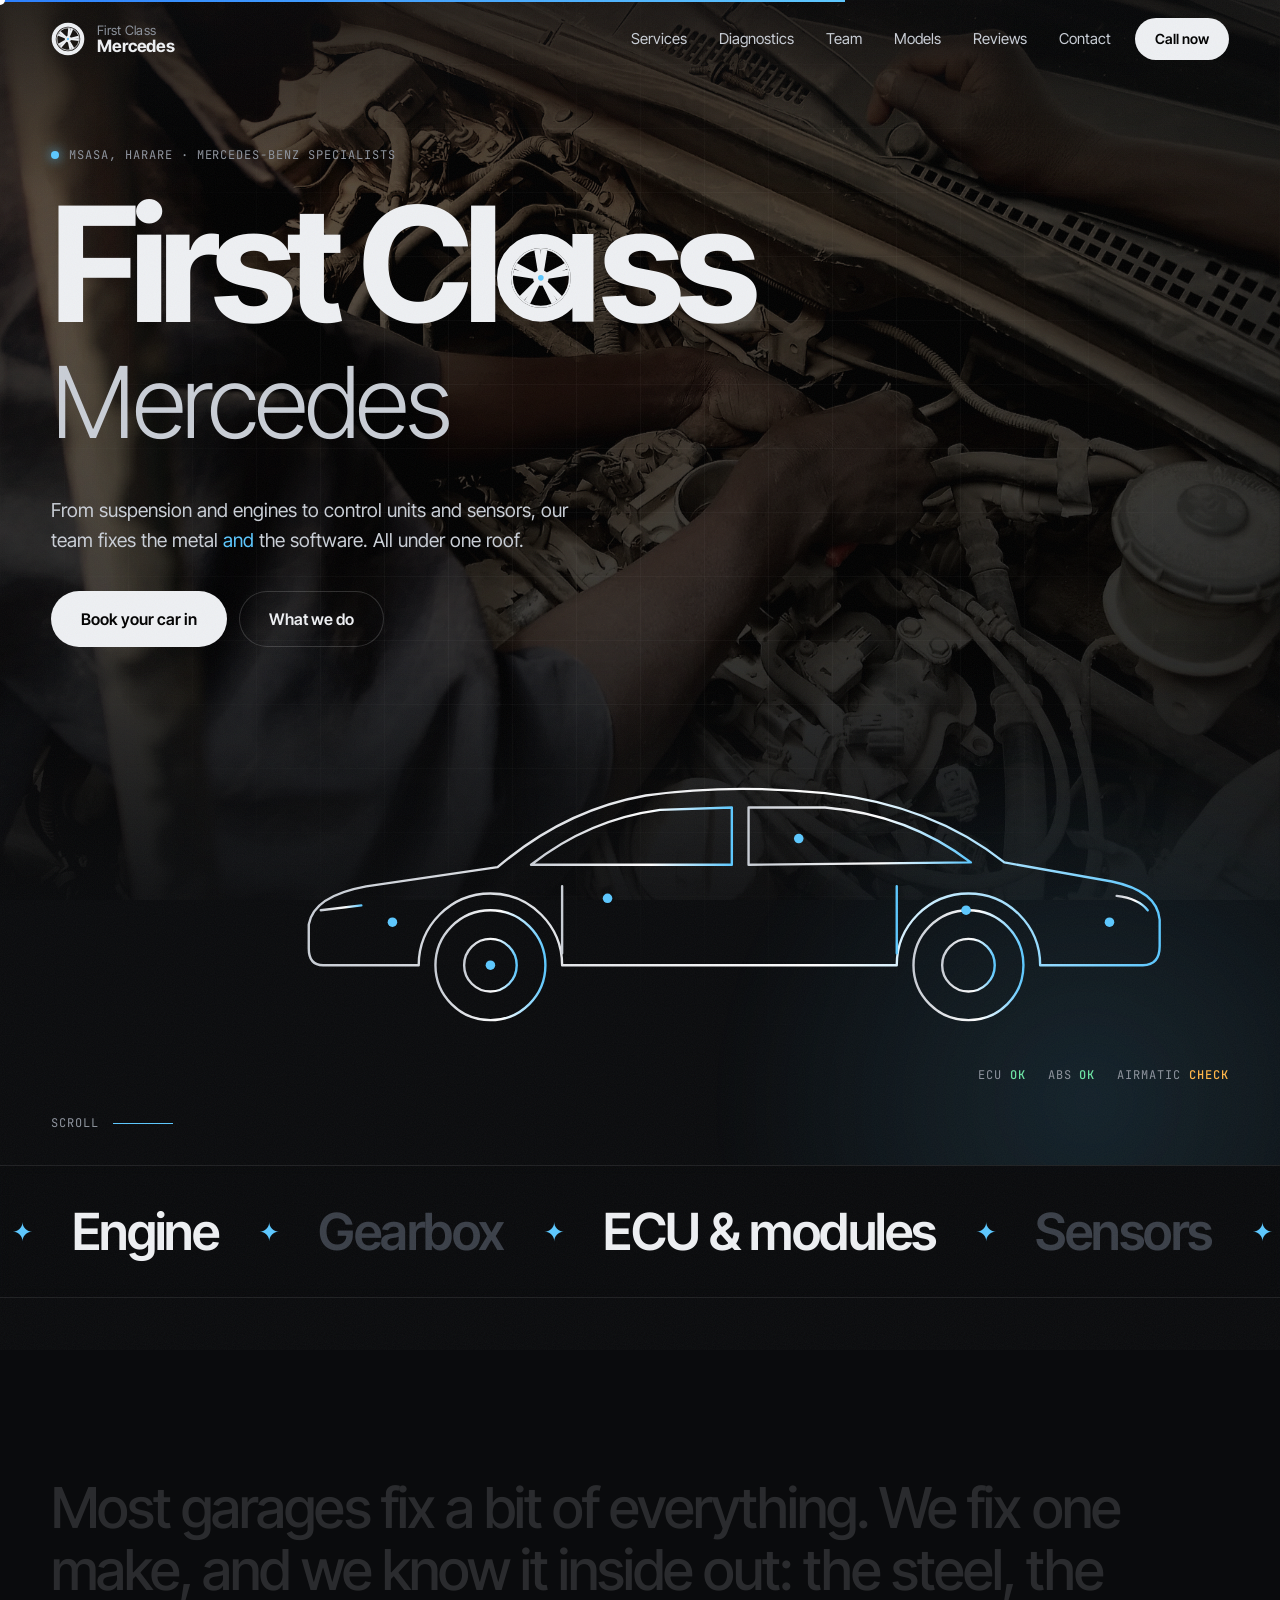
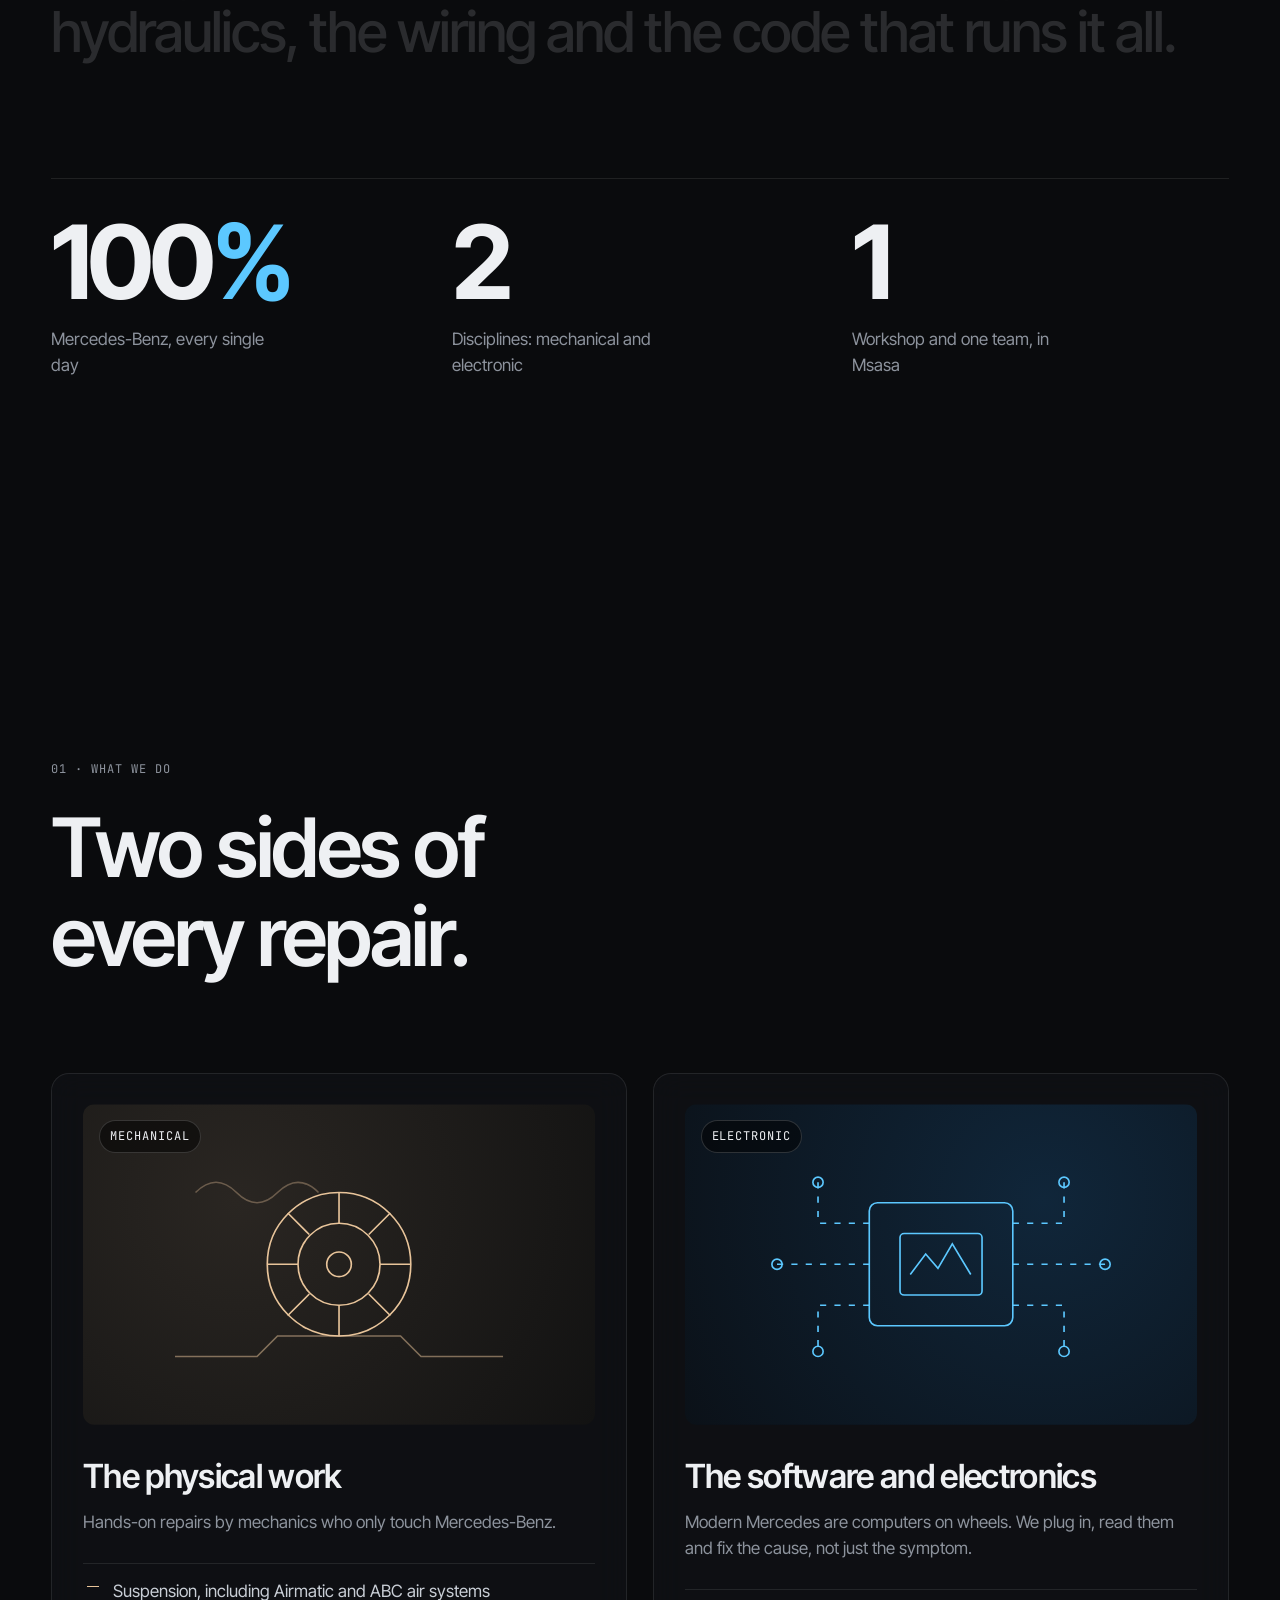
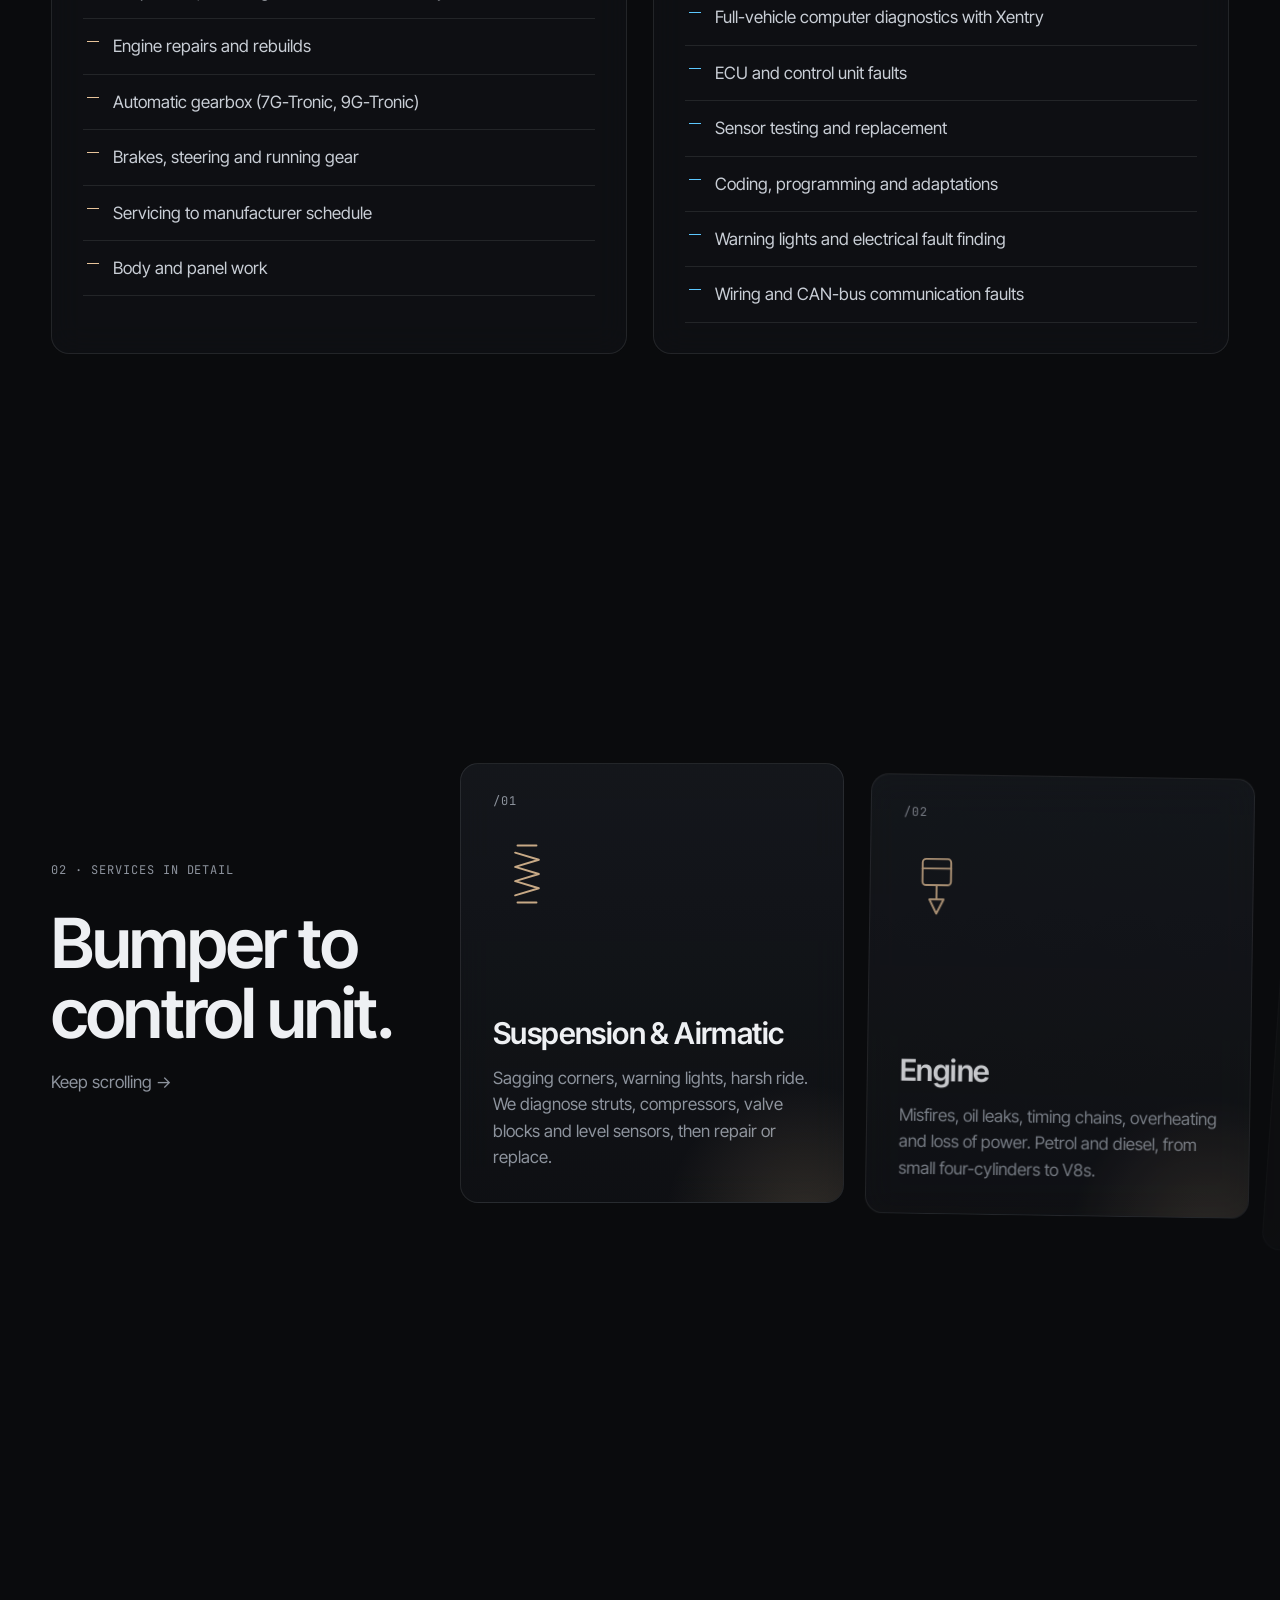
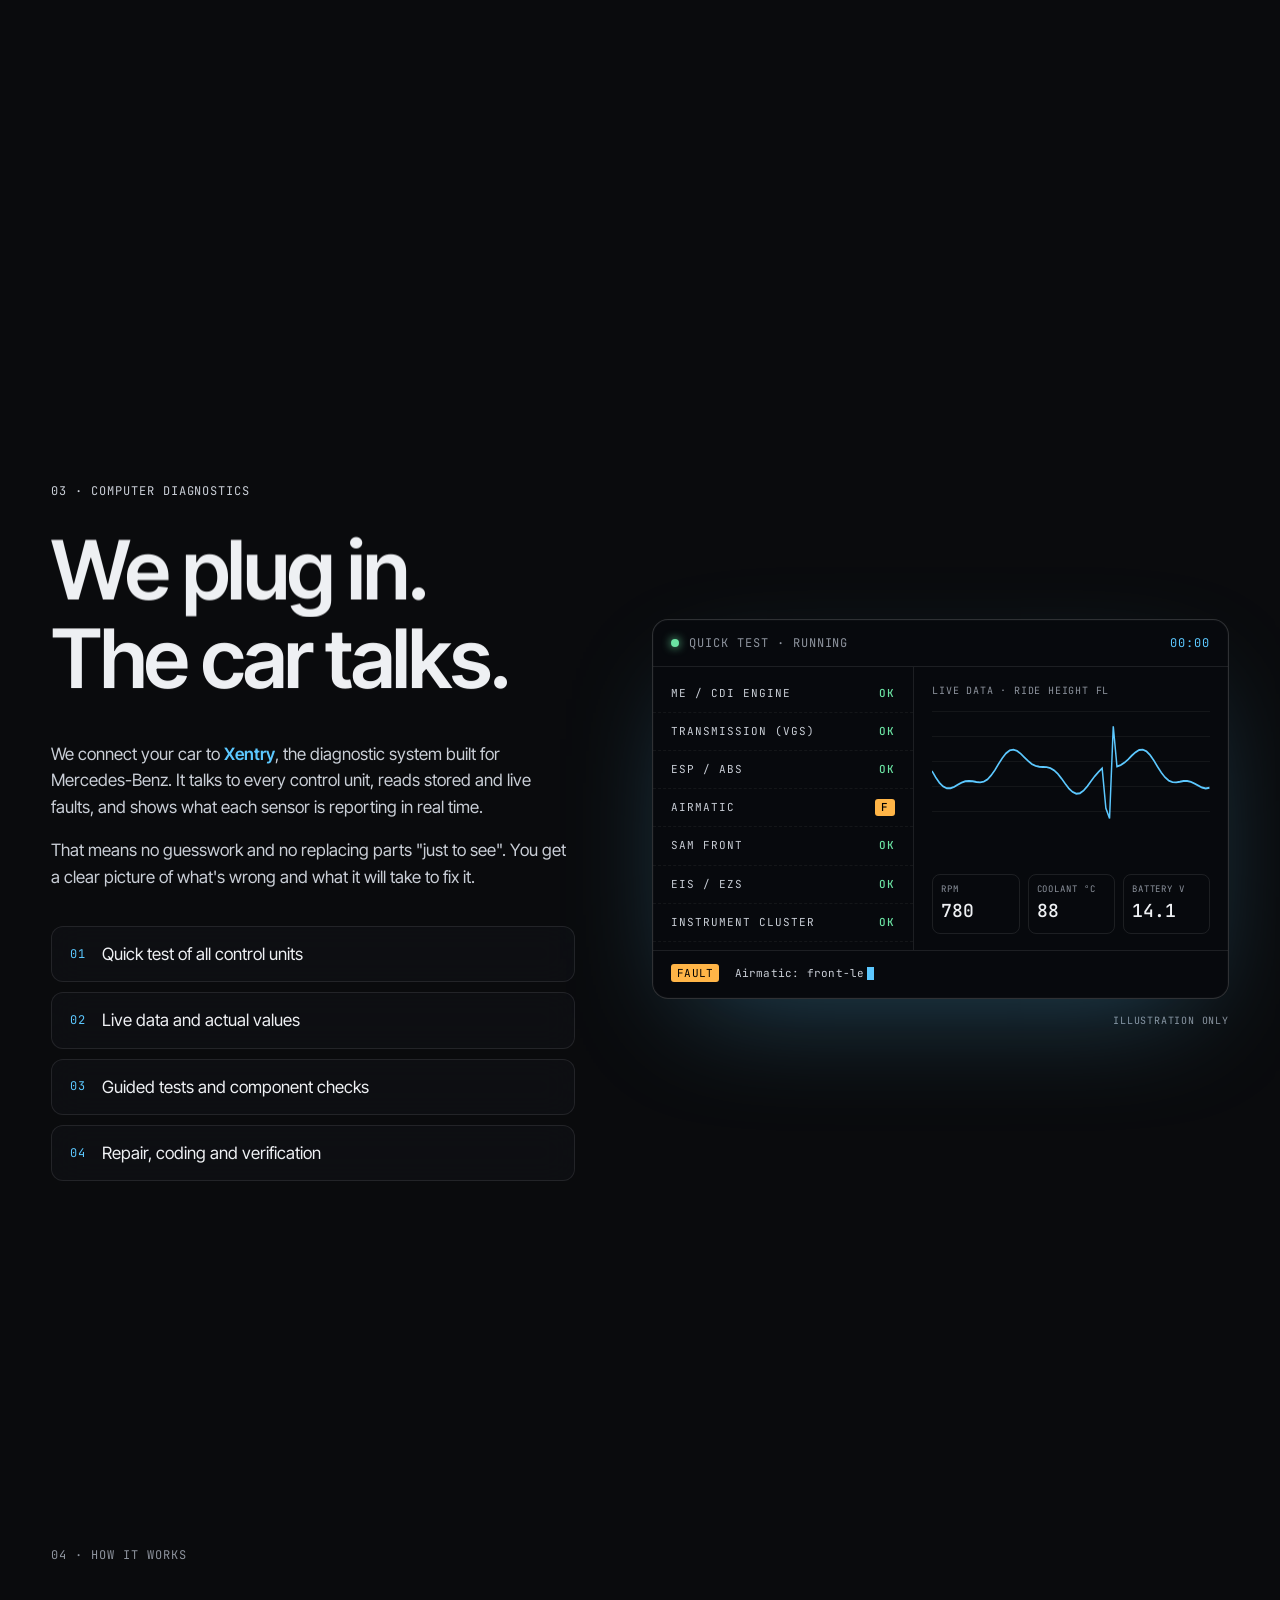
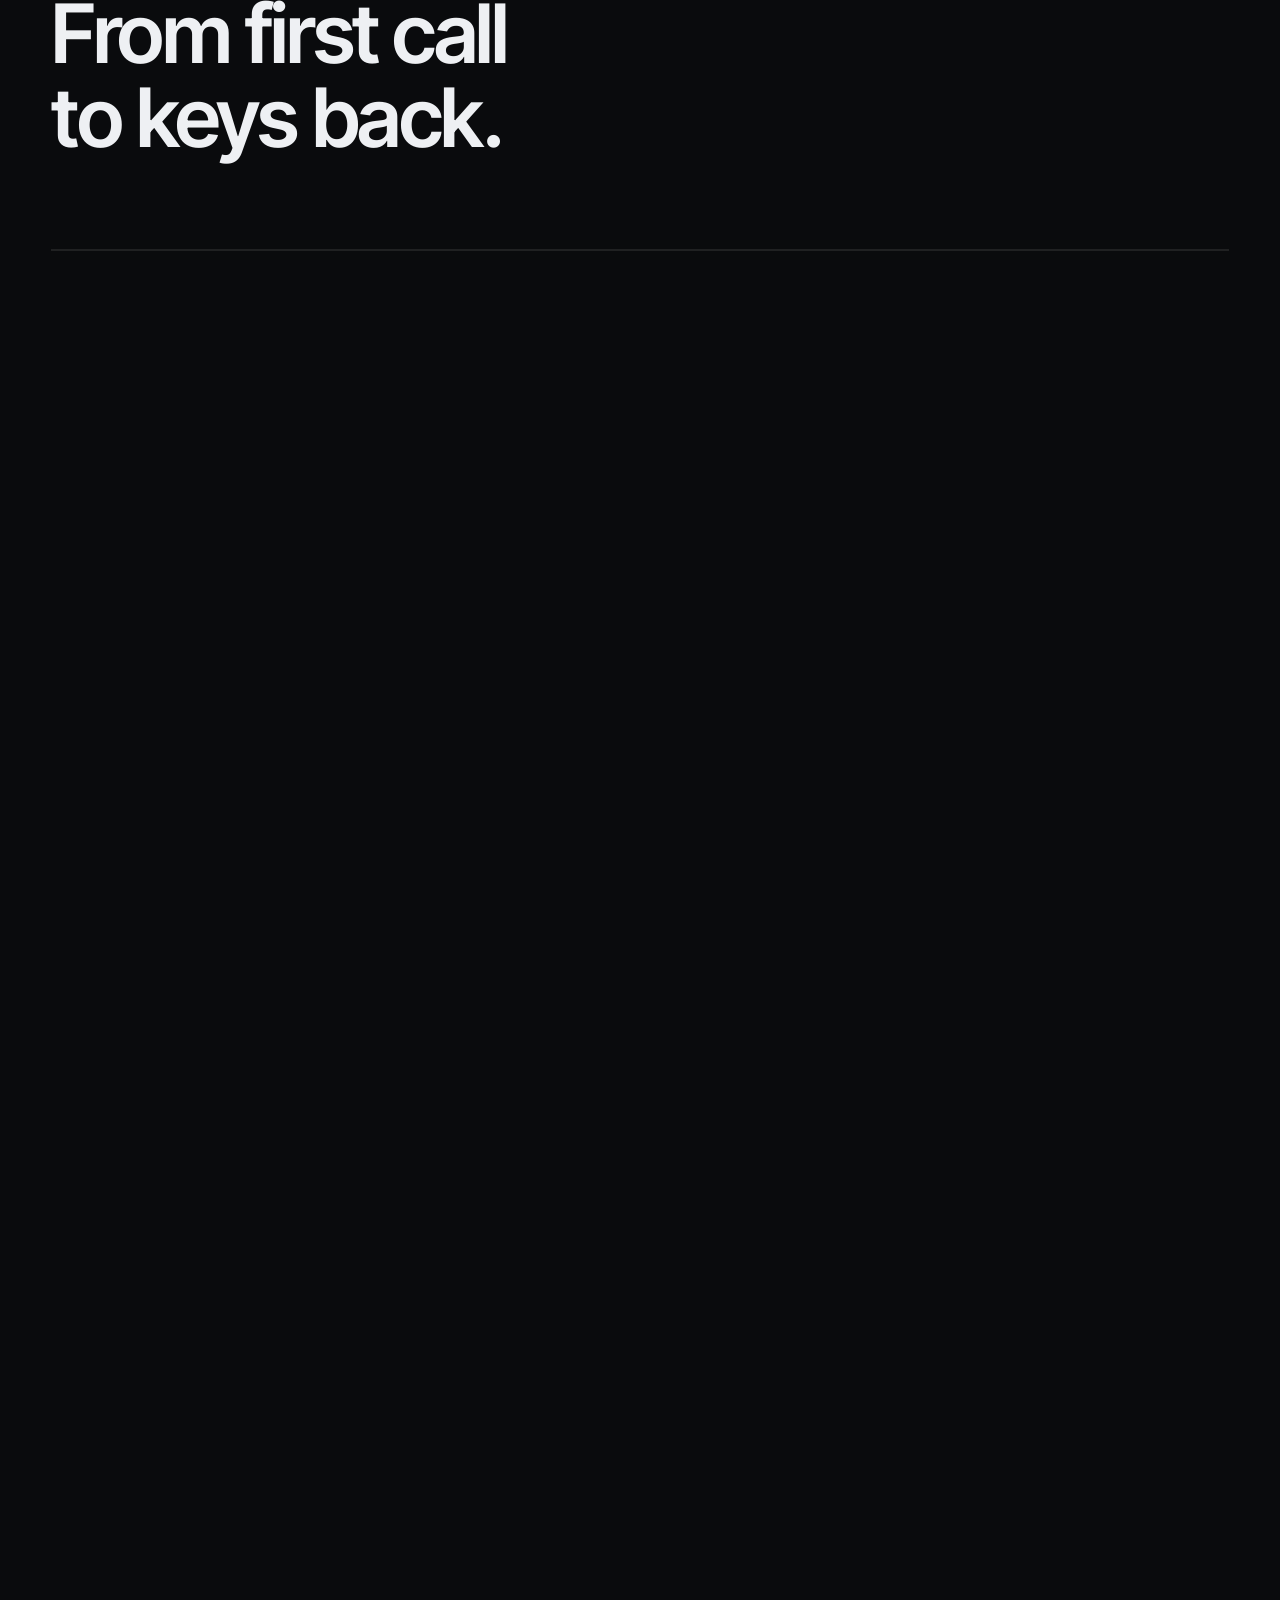
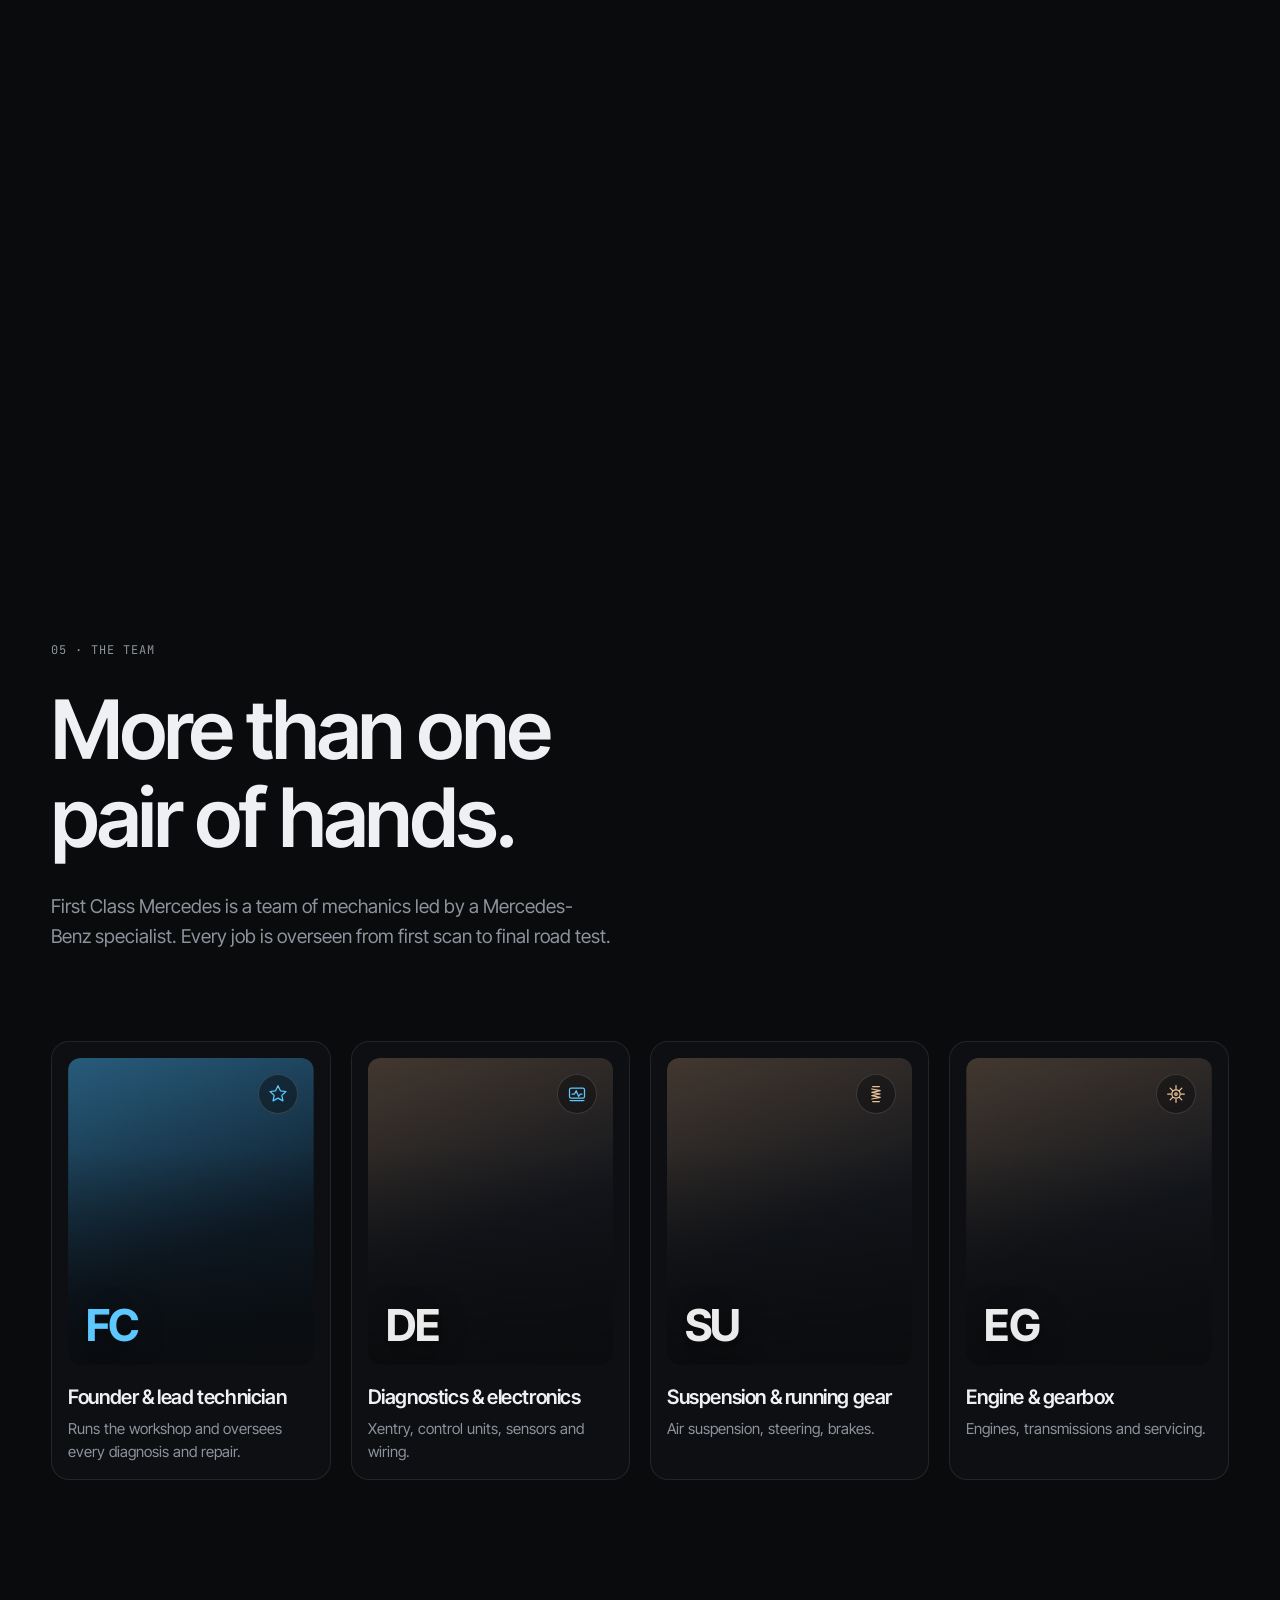
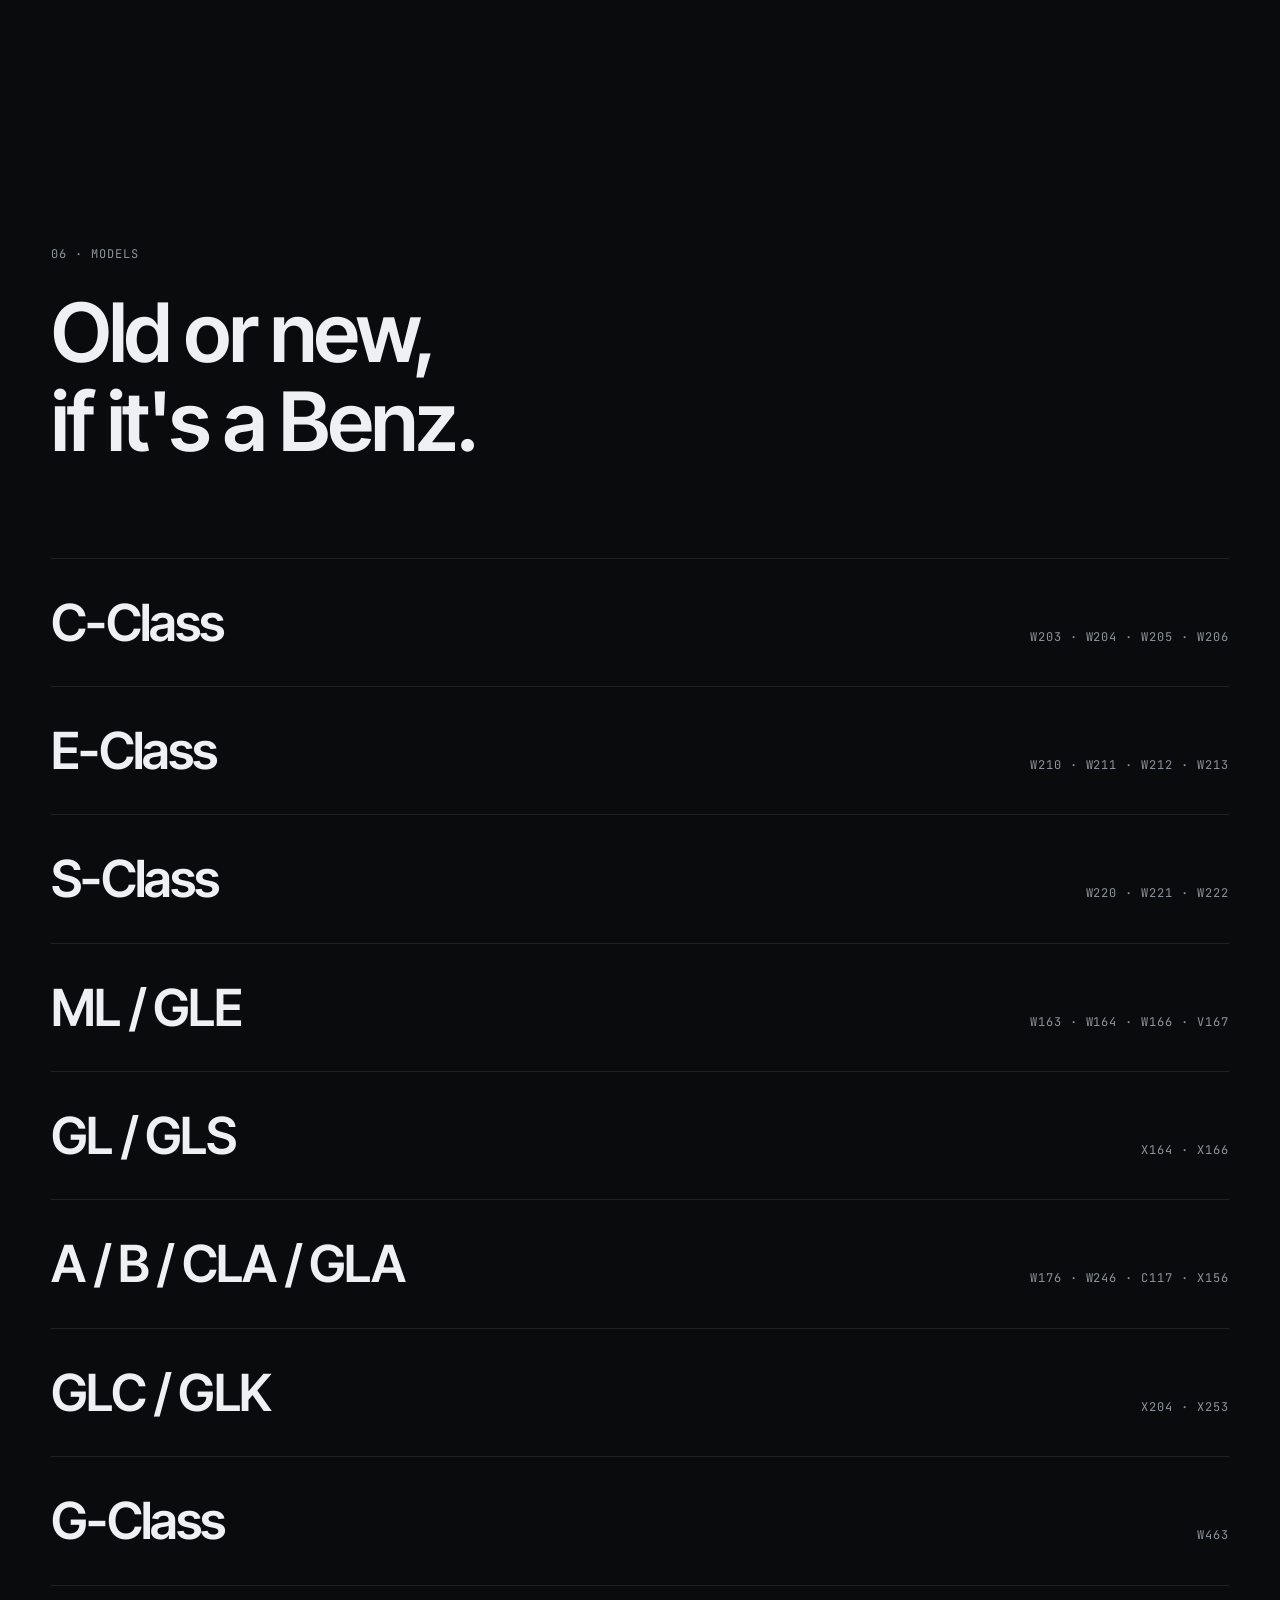
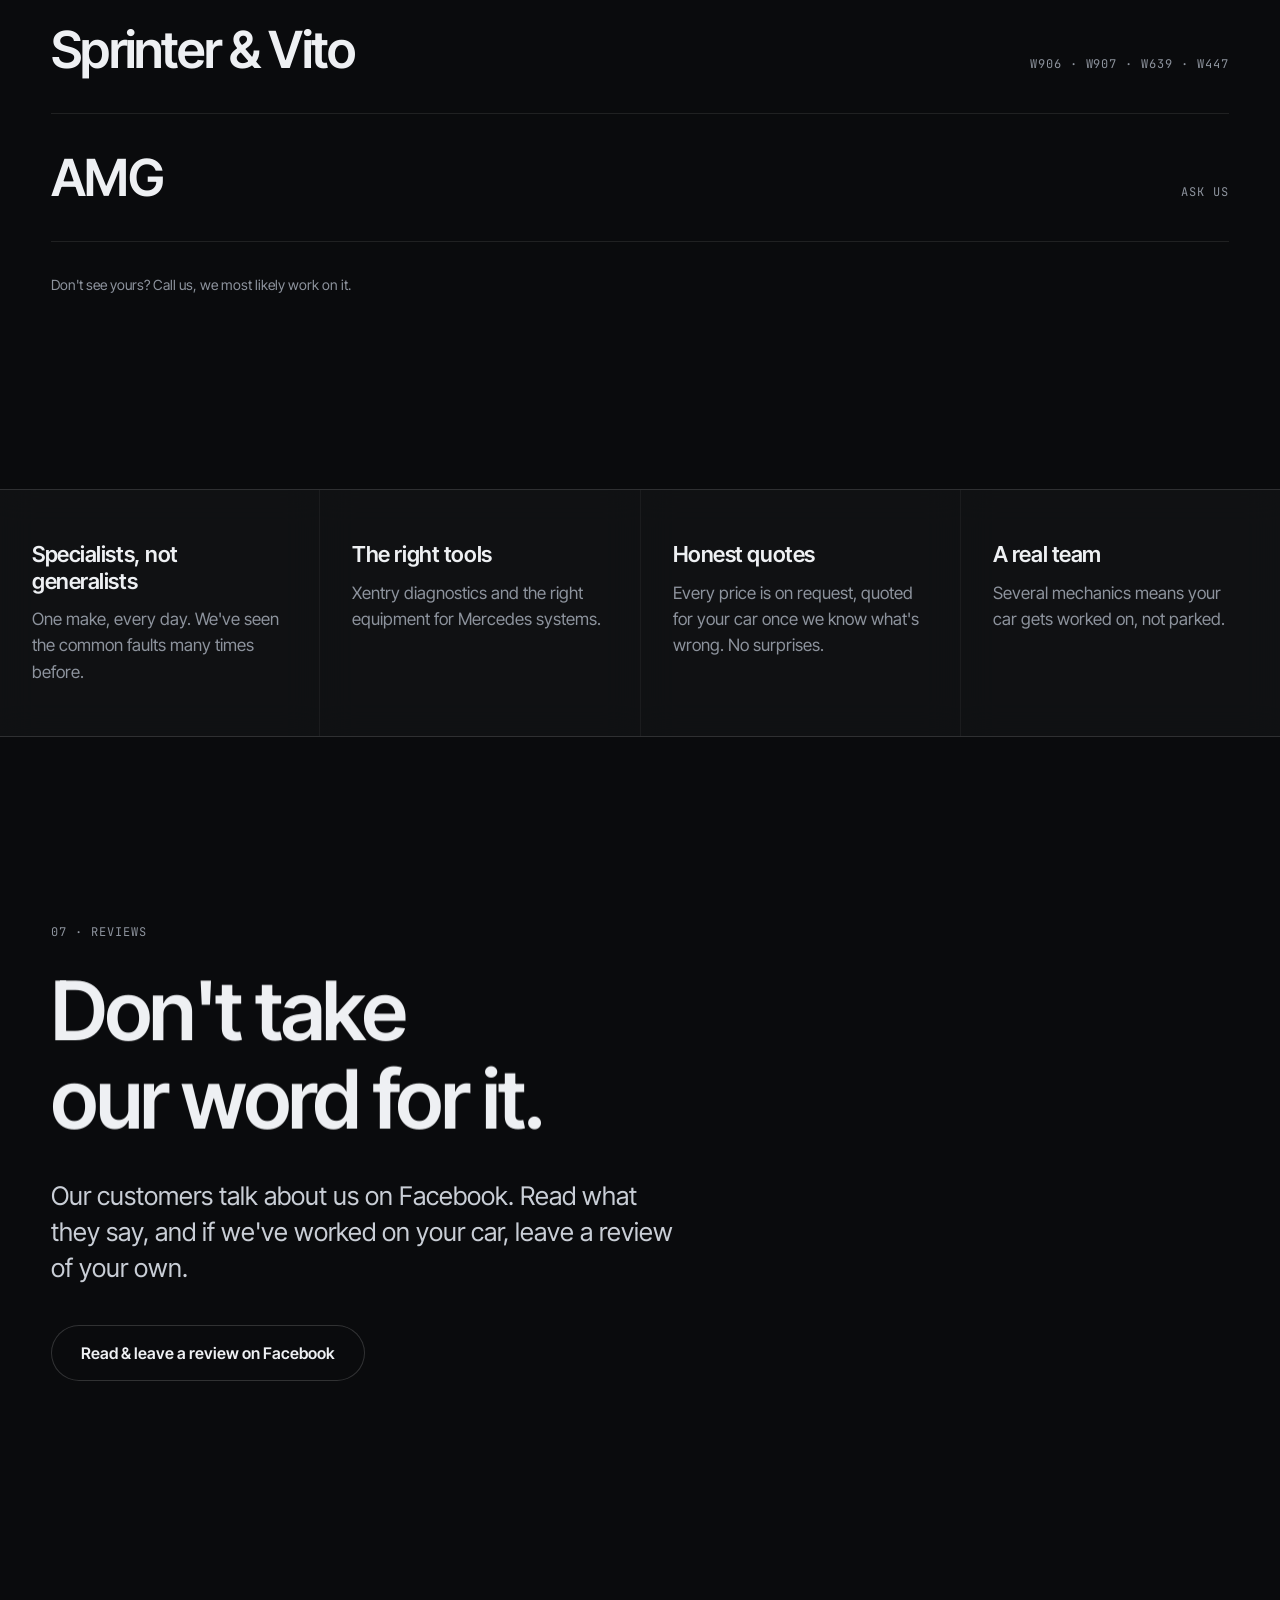
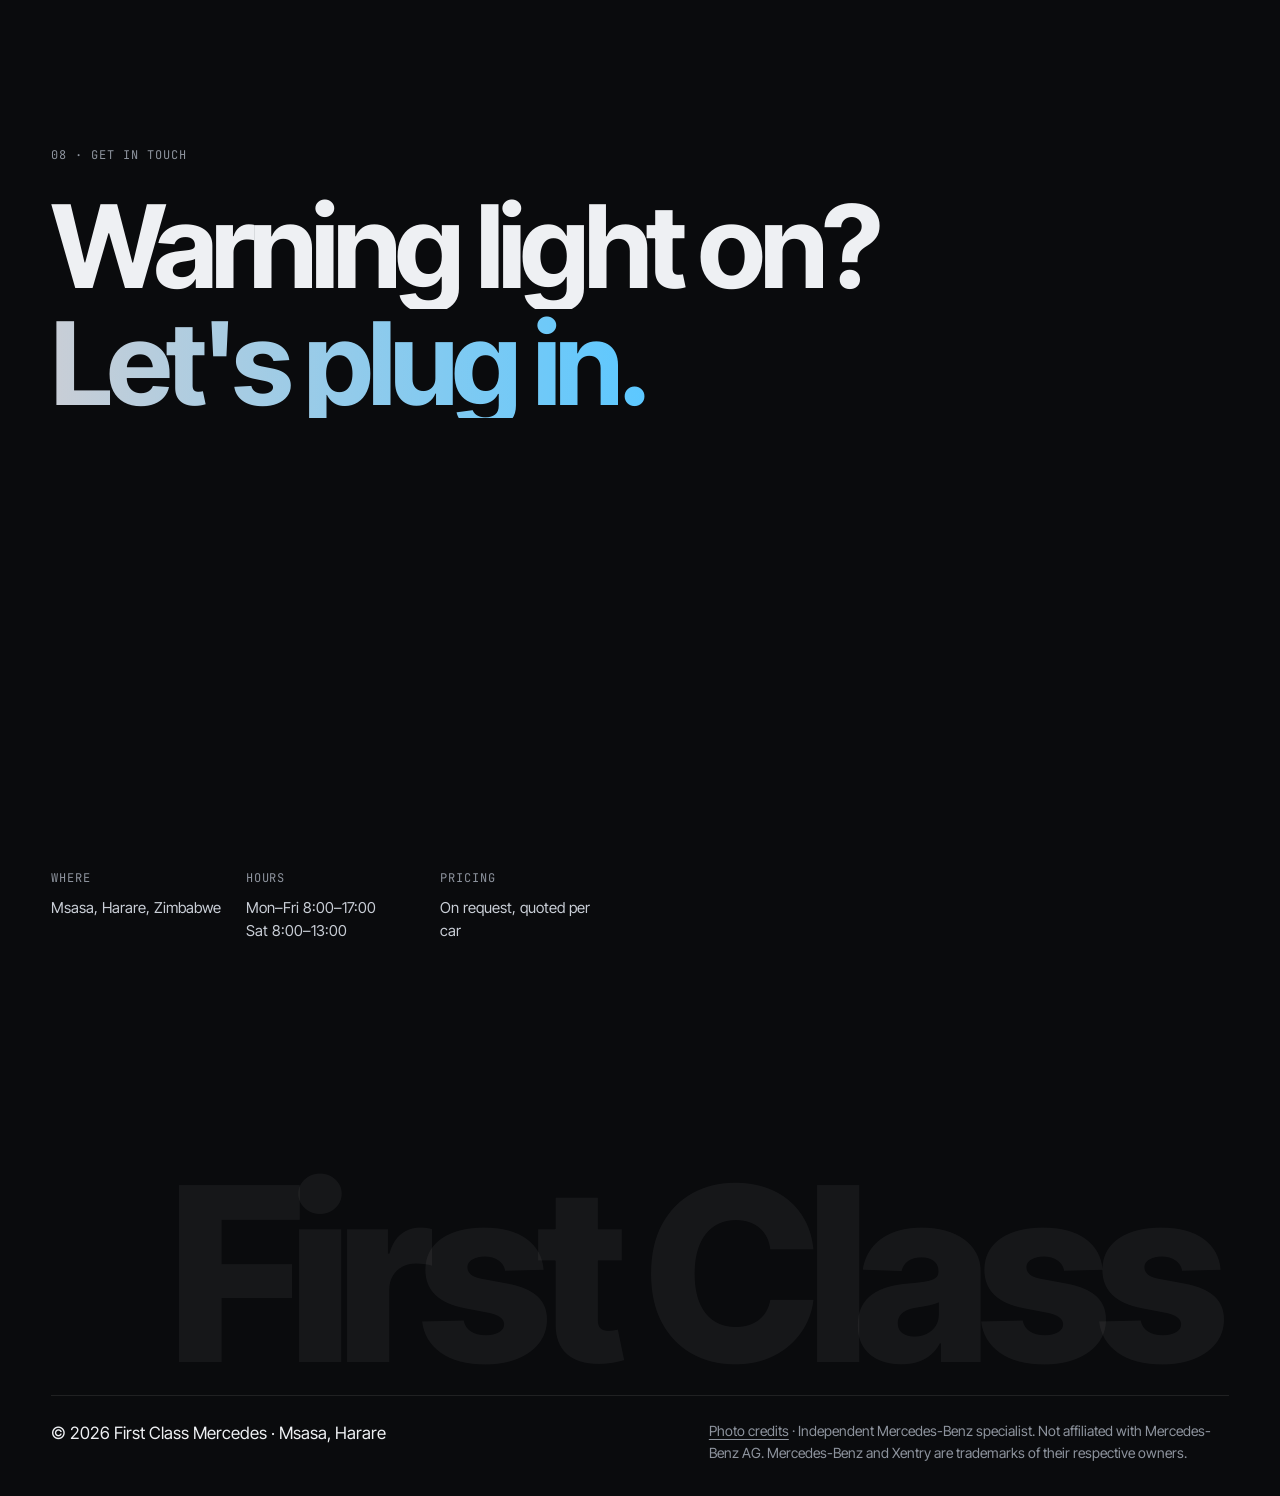
<file: index.html>
<!doctype html>
<html lang="en">
<head>
  <meta charset="utf-8">
  <meta name="viewport" content="width=device-width, initial-scale=1">
  <title>First Class Mercedes | Mercedes-Benz Specialist in Msasa, Harare</title>
  <meta name="description" content="Independent Mercedes-Benz specialist in Msasa, Harare. Mechanical repairs, suspension, engine and gearbox work, plus Xentry computer diagnostics, ECU and sensor fault finding. Price on request.">
  <meta name="theme-color" content="#0a0b0d">
  <meta property="og:title" content="First Class Mercedes | Msasa, Harare">
  <meta property="og:description" content="Mercedes-Benz only. Mechanical and electronic. One team, one workshop.">
  <meta property="og:type" content="website">
  <link rel="icon" href="assets/favicon.svg" type="image/svg+xml">
  <link rel="preconnect" href="https://fonts.googleapis.com">
  <link rel="preconnect" href="https://fonts.gstatic.com" crossorigin>
  <link href="https://fonts.googleapis.com/css2?family=Inter+Tight:wght@300;400;500;600;700;800&family=JetBrains+Mono:wght@400;500&display=swap" rel="stylesheet">
  <link rel="stylesheet" href="assets/css/style.css">
  <script>document.documentElement.classList.add('js');</script>
  <script type="application/ld+json">
  {
    "@context": "https://schema.org",
    "@type": "AutoRepair",
    "name": "First Class Mercedes",
    "description": "Independent Mercedes-Benz specialist: mechanical repairs and Xentry computer diagnostics.",
    "address": {
      "@type": "PostalAddress",
      "addressLocality": "Msasa, Harare",
      "addressCountry": "ZW"
    },
    "areaServed": "Harare",
    "telephone": "+263000000000",
    "priceRange": "Price on request"
  }
  </script>
</head>
<body>

  <!-- ====== PRELOADER ====== -->
  <div class="loader" aria-hidden="true">
    <div class="loader__inner">
      <span class="loader__label mono">System check</span>
      <span class="loader__count"><span class="loader__num">0</span>%</span>
    </div>
    <div class="loader__bar"><span></span></div>
  </div>

  <div class="progress" aria-hidden="true"><span></span></div>
  <div class="cursor" aria-hidden="true"><span></span></div>
  <div class="grain" aria-hidden="true"></div>

  <!-- ====== PHOTO BACKGROUNDS (driven by assets/js/backgrounds.js; credits in credits.html) ====== -->
  <div class="bgstage" aria-hidden="true">
    <div class="bg" data-scene="hero" data-tone="cool" style="--pos: 60% 55%; --bright: 0.4"><img alt="" src="assets/img/bg/hero-1920.webp" srcset="assets/img/bg/hero-960.webp 960w, assets/img/bg/hero-1920.webp 1920w" sizes="(max-width: 900px) 320px, 100vw" fetchpriority="high" decoding="async"></div>
    <div class="bg" data-scene="engine" data-tone="neutral" style="--pos: 50% 50%; --bright: 0.27"><img alt="" data-src="assets/img/bg/engine-1920.webp" data-srcset="assets/img/bg/engine-960.webp 960w, assets/img/bg/engine-1920.webp 1920w" sizes="(max-width: 900px) 320px, 100vw" decoding="async"></div>
    <div class="bg" data-scene="tools" data-tone="warm" style="--pos: 50% 40%; --bright: 0.3"><img alt="" data-src="assets/img/bg/tools-1920.webp" data-srcset="assets/img/bg/tools-960.webp 960w, assets/img/bg/tools-1920.webp 1920w" sizes="(max-width: 900px) 320px, 100vw" decoding="async"></div>
    <div class="bg" data-scene="lift" data-tone="warm" style="--pos: 50% 18%; --bright: 0.46"><img alt="" data-src="assets/img/bg/lift-1920.webp" data-srcset="assets/img/bg/lift-960.webp 960w, assets/img/bg/lift-1920.webp 1920w" sizes="(max-width: 900px) 320px, 100vw" decoding="async"></div>
    <div class="bg" data-scene="diag" data-tone="cool" style="--pos: 50% 50%; --bright: 0.34"><img alt="" data-src="assets/img/bg/diag-1920.webp" data-srcset="assets/img/bg/diag-960.webp 960w, assets/img/bg/diag-1920.webp 1920w" sizes="(max-width: 900px) 320px, 100vw" decoding="async"></div>
    <div class="bg" data-scene="process" data-tone="warm" style="--pos: 50% 45%; --bright: 0.32"><img alt="" data-src="assets/img/bg/process-1920.webp" data-srcset="assets/img/bg/process-960.webp 960w, assets/img/bg/process-1920.webp 1920w" sizes="(max-width: 900px) 320px, 100vw" decoding="async"></div>
    <div class="bg" data-scene="team" data-tone="warm" style="--pos: 60% 40%; --bright: 0.34"><img alt="" data-src="assets/img/bg/team-1920.webp" data-srcset="assets/img/bg/team-960.webp 960w, assets/img/bg/team-1920.webp 1920w" sizes="(max-width: 900px) 320px, 100vw" decoding="async"></div>
    <div class="bg" data-scene="models" data-tone="neutral" style="--pos: 50% 55%; --bright: 0.34"><img alt="" data-src="assets/img/bg/models-1920.webp" data-srcset="assets/img/bg/models-960.webp 960w, assets/img/bg/models-1920.webp 1920w" sizes="(max-width: 900px) 320px, 100vw" decoding="async"></div>
    <div class="bg" data-scene="why" data-tone="neutral" style="--pos: 50% 50%; --bright: 0.3"><img alt="" data-src="assets/img/bg/why-1920.webp" data-srcset="assets/img/bg/why-960.webp 960w, assets/img/bg/why-1920.webp 1920w" sizes="(max-width: 900px) 320px, 100vw" decoding="async"></div>
    <div class="bg" data-scene="reviews" data-tone="warm" style="--pos: 50% 50%; --bright: 0.32"><img alt="" data-src="assets/img/bg/reviews-1920.webp" data-srcset="assets/img/bg/reviews-960.webp 960w, assets/img/bg/reviews-1920.webp 1920w" sizes="(max-width: 900px) 320px, 100vw" decoding="async"></div>
    <div class="bg" data-scene="contact" data-tone="cool" style="--pos: 40% 50%; --bright: 0.4"><img alt="" data-src="assets/img/bg/contact-1920.webp" data-srcset="assets/img/bg/contact-960.webp 960w, assets/img/bg/contact-1920.webp 1920w" sizes="(max-width: 900px) 320px, 100vw" decoding="async"></div>
  </div>

  <!-- ====== NAV ====== -->
  <header class="nav">
    <a href="#top" class="brand" aria-label="First Class Mercedes, back to top">
      <span class="brand__mark" aria-hidden="true">
        <svg viewBox="0 0 100 100"><circle cx="50" cy="50" r="42" fill="none" stroke="currentColor" stroke-width="12"/><g transform="translate(50 50)"><g class="wheel-spin brand-spin"><circle r="33" fill="none" stroke="currentColor" stroke-width="2.2"/><g fill="currentColor"><path d="M-2.6 -8 L2.6 -8 L3.6 -32 L-3.6 -32 Z" transform="rotate(-7)"/><path d="M-2.6 -8 L2.6 -8 L3.6 -32 L-3.6 -32 Z" transform="rotate(7)"/><path d="M-2.6 -8 L2.6 -8 L3.6 -32 L-3.6 -32 Z" transform="rotate(65)"/><path d="M-2.6 -8 L2.6 -8 L3.6 -32 L-3.6 -32 Z" transform="rotate(79)"/><path d="M-2.6 -8 L2.6 -8 L3.6 -32 L-3.6 -32 Z" transform="rotate(137)"/><path d="M-2.6 -8 L2.6 -8 L3.6 -32 L-3.6 -32 Z" transform="rotate(151)"/><path d="M-2.6 -8 L2.6 -8 L3.6 -32 L-3.6 -32 Z" transform="rotate(209)"/><path d="M-2.6 -8 L2.6 -8 L3.6 -32 L-3.6 -32 Z" transform="rotate(223)"/><path d="M-2.6 -8 L2.6 -8 L3.6 -32 L-3.6 -32 Z" transform="rotate(281)"/><path d="M-2.6 -8 L2.6 -8 L3.6 -32 L-3.6 -32 Z" transform="rotate(295)"/></g><circle r="9" fill="currentColor"/><circle r="3.2" class="wheel-cap"/></g></g></svg>
      </span>
      <span class="brand__text">First Class<b>Mercedes</b></span>
    </a>
    <nav class="nav__links" aria-label="Main">
      <a href="#services">Services</a>
      <a href="#diagnostics">Diagnostics</a>
      <a href="#team">Team</a>
      <a href="#models">Models</a>
      <a href="#reviews">Reviews</a>
      <a href="#contact">Contact</a>
    </nav>
    <!-- TODO: replace the number below with the real workshop number -->
    <a href="tel:+263000000000" class="btn btn--sm magnetic"><span>Call now</span></a>
    <button class="nav__toggle" aria-label="Open menu" aria-expanded="false"><span></span><span></span></button>
  </header>

  <div class="menu" aria-hidden="true">
    <nav>
      <a href="#services">Services</a>
      <a href="#diagnostics">Diagnostics</a>
      <a href="#team">Team</a>
      <a href="#models">Models</a>
      <a href="#reviews">Reviews</a>
      <a href="#contact">Contact</a>
    </nav>
  </div>

  <main id="top">

    <!-- ====== HERO ====== -->
    <section class="hero" data-scene="hero">
      <div class="hero__grid" aria-hidden="true"></div>
      <div class="hero__glow" aria-hidden="true"></div>

      <div class="hero__content">
        <p class="eyebrow mono"><span class="dot"></span> Msasa, Harare · Mercedes-Benz specialists</p>
        <h1 class="hero__title split-lines" aria-label="First Class Mercedes">
          <span class="line">First Cl<span class="wa"><span class="sr-only">a</span><svg viewBox="0 0 110 100" aria-hidden="true" focusable="false"><circle cx="50" cy="50" r="42" fill="none" stroke="currentColor" stroke-width="16"/><g transform="translate(50 50)"><g class="wheel-spin"><circle r="33" fill="none" stroke="currentColor" stroke-width="2.2"/><g fill="currentColor"><path d="M-2.6 -8 L2.6 -8 L3.6 -32 L-3.6 -32 Z" transform="rotate(-7)"/><path d="M-2.6 -8 L2.6 -8 L3.6 -32 L-3.6 -32 Z" transform="rotate(7)"/><path d="M-2.6 -8 L2.6 -8 L3.6 -32 L-3.6 -32 Z" transform="rotate(65)"/><path d="M-2.6 -8 L2.6 -8 L3.6 -32 L-3.6 -32 Z" transform="rotate(79)"/><path d="M-2.6 -8 L2.6 -8 L3.6 -32 L-3.6 -32 Z" transform="rotate(137)"/><path d="M-2.6 -8 L2.6 -8 L3.6 -32 L-3.6 -32 Z" transform="rotate(151)"/><path d="M-2.6 -8 L2.6 -8 L3.6 -32 L-3.6 -32 Z" transform="rotate(209)"/><path d="M-2.6 -8 L2.6 -8 L3.6 -32 L-3.6 -32 Z" transform="rotate(223)"/><path d="M-2.6 -8 L2.6 -8 L3.6 -32 L-3.6 -32 Z" transform="rotate(281)"/><path d="M-2.6 -8 L2.6 -8 L3.6 -32 L-3.6 -32 Z" transform="rotate(295)"/></g><circle r="9" fill="currentColor"/><circle r="3.2" class="wheel-cap"/></g></g><rect x="86" y="0" width="24" height="100" fill="currentColor"/></svg></span>ss</span>
          <span class="line line--name">Mercedes</span>
        </h1>
        <p class="hero__sub reveal">From suspension and engines to control units and sensors, our team fixes the metal <em>and</em> the software. All under one roof.</p>
        <div class="hero__cta reveal">
          <a href="#contact" class="btn magnetic"><span>Book your car in</span></a>
          <a href="#services" class="btn btn--ghost magnetic"><span>What we do</span></a>
        </div>
      </div>

      <div class="hero__car" aria-hidden="true">
        <svg viewBox="0 0 820 280" class="car">
          <defs>
            <linearGradient id="carStroke" x1="0" x2="1">
              <stop offset="0" stop-color="#c9ced6"/>
              <stop offset=".6" stop-color="#ffffff"/>
              <stop offset="1" stop-color="#5cc8ff"/>
            </linearGradient>
          </defs>
          <g fill="none" stroke="url(#carStroke)" stroke-width="2" stroke-linecap="round" stroke-linejoin="round">
            <path class="draw" d="M62 206 H142 A60 60 0 0 1 262 206 H542 A60 60 0 0 1 662 206 H748 Q762 206 762 190 V168 Q760 144 722 136 L632 120 Q572 72 482 62 Q402 54 332 64 Q264 76 208 124 L98 140 Q54 148 50 172 V192 Q50 206 62 206 Z"/>
            <path class="draw" d="M236 122 Q284 84 344 76 L404 74 V122 Z"/>
            <path class="draw" d="M418 74 L482 74 Q552 80 604 120 L418 122 Z"/>
            <path class="draw" d="M208 130 H640"/>
            <path class="draw" d="M410 126 V196"/>
            <path class="draw" d="M262 196 V140 M542 196 V140"/>
            <path class="draw" d="M726 148 Q744 150 752 160"/>
            <path class="draw" d="M60 160 L94 156"/>
            <circle class="draw wheel" cx="202" cy="206" r="46"/>
            <circle class="draw wheel" cx="202" cy="206" r="22"/>
            <circle class="draw wheel" cx="602" cy="206" r="46"/>
            <circle class="draw wheel" cx="602" cy="206" r="22"/>
          </g>
          <!-- scan beam -->
          <rect class="scan" x="0" y="40" width="3" height="200" fill="#5cc8ff"/>
          <!-- sensor nodes -->
          <g class="nodes">
            <circle cx="120" cy="170" r="4"/><circle cx="300" cy="150" r="4"/><circle cx="460" cy="100" r="4"/>
            <circle cx="600" cy="160" r="4"/><circle cx="720" cy="170" r="4"/><circle cx="202" cy="206" r="4"/>
          </g>
        </svg>
        <div class="hero__readout mono">
          <span>ECU <b>OK</b></span><span>ABS <b>OK</b></span><span>AIRMATIC <b class="warn">CHECK</b></span>
        </div>
      </div>

      <div class="hero__scroll mono" aria-hidden="true"><span>Scroll</span><i></i></div>
    </section>

    <!-- ====== MARQUEE ====== -->
    <div class="marquee" aria-hidden="true">
      <div class="marquee__track">
        <span>Suspension</span><i>✦</i><span>Xentry diagnostics</span><i>✦</i><span>Engine</span><i>✦</i><span>Gearbox</span><i>✦</i><span>ECU &amp; modules</span><i>✦</i><span>Sensors</span><i>✦</i><span>Brakes</span><i>✦</i><span>Electrical</span><i>✦</i><span>Servicing</span><i>✦</i>
      </div>
    </div>

    <!-- ====== INTRO / STATEMENT ====== -->
    <section class="statement" data-scene="engine">
      <p class="statement__text scrub-words">
        Most garages fix a bit of everything. We fix one make, and we know it inside out: the steel, the hydraulics, the wiring and the code that runs it all.
      </p>
      <div class="stats">
        <div class="stat"><span class="stat__num" data-count="100">0</span><span class="stat__unit">%</span><p>Mercedes-Benz, every single day</p></div>
        <div class="stat"><span class="stat__num" data-count="2">0</span><p>Disciplines: mechanical and electronic</p></div>
        <div class="stat"><span class="stat__num" data-count="1">0</span><p>Workshop and one team, in Msasa</p></div>
      </div>
    </section>

    <!-- ====== TWO SIDES ====== -->
    <section class="sides" id="services" data-scene="tools">
      <div class="section-head">
        <p class="eyebrow mono">01 · What we do</p>
        <h2 class="split-lines"><span class="line">Two sides of</span><span class="line">every repair.</span></h2>
      </div>

      <div class="sides__grid">
        <article class="side side--mech">
          <div class="side__media clip-reveal">
            <svg viewBox="0 0 400 260" aria-hidden="true" class="side__art">
              <g fill="none" stroke="currentColor" stroke-width="1.6">
                <circle cx="200" cy="130" r="70"/><circle cx="200" cy="130" r="40"/><circle cx="200" cy="130" r="12"/>
                <g class="spin">
                  <path d="M200 60 V90 M200 170 V200 M130 130 H160 M240 130 H270 M150 80 L171 101 M229 159 L250 180 M250 80 L229 101 M171 159 L150 180"/>
                </g>
                <path d="M40 220 H120 L140 200 H260 L280 220 H360" opacity=".5"/>
                <path d="M60 60 q20 -20 40 0 t40 0 t40 0" opacity=".35"/>
              </g>
            </svg>
            <span class="side__tag mono">Mechanical</span>
          </div>
          <h3>The physical work</h3>
          <p>Hands-on repairs by mechanics who only touch Mercedes-Benz.</p>
          <ul class="ticks">
            <li>Suspension, including Airmatic and ABC air systems</li>
            <li>Engine repairs and rebuilds</li>
            <li>Automatic gearbox (7G-Tronic, 9G-Tronic)</li>
            <li>Brakes, steering and running gear</li>
            <li>Servicing to manufacturer schedule</li>
            <li>Body and panel work</li>
          </ul>
        </article>

        <article class="side side--elec">
          <div class="side__media clip-reveal">
            <svg viewBox="0 0 400 260" aria-hidden="true" class="side__art">
              <g fill="none" stroke="currentColor" stroke-width="1.6">
                <rect x="130" y="70" width="140" height="120" rx="8"/>
                <rect x="160" y="100" width="80" height="60" rx="4"/>
                <path d="M130 90 H80 V50 M130 130 H40 M130 170 H80 V215 M270 90 H320 V50 M270 130 H360 M270 170 H320 V215" class="trace"/>
                <circle cx="80" cy="50" r="5"/><circle cx="40" cy="130" r="5"/><circle cx="80" cy="215" r="5"/>
                <circle cx="320" cy="50" r="5"/><circle cx="360" cy="130" r="5"/><circle cx="320" cy="215" r="5"/>
                <path d="M170 140 l15 -20 l12 14 l14 -24 l18 30" class="pulse"/>
              </g>
            </svg>
            <span class="side__tag mono">Electronic</span>
          </div>
          <h3>The software and electronics</h3>
          <p>Modern Mercedes are computers on wheels. We plug in, read them and fix the cause, not just the symptom.</p>
          <ul class="ticks">
            <li>Full-vehicle computer diagnostics with Xentry</li>
            <li>ECU and control unit faults</li>
            <li>Sensor testing and replacement</li>
            <li>Coding, programming and adaptations</li>
            <li>Warning lights and electrical fault finding</li>
            <li>Wiring and CAN-bus communication faults</li>
          </ul>
        </article>
      </div>
    </section>

    <!-- ====== HORIZONTAL SERVICES ====== -->
    <section class="hscroll" aria-label="Services in detail" data-scene="lift">
      <div class="hscroll__pin">
        <div class="hscroll__intro">
          <p class="eyebrow mono">02 · Services in detail</p>
          <h2>Bumper to<br>control unit.</h2>
          <p class="muted">Keep scrolling →</p>
        </div>
        <div class="hscroll__track">
          <article class="card">
            <span class="card__num mono">/01</span>
            <svg class="card__icon" viewBox="0 0 64 64" aria-hidden="true"><g fill="none" stroke="currentColor" stroke-width="1.6" stroke-linecap="round" stroke-linejoin="round"><path d="M24 8h16M24 56h16M22 14l20 6-20 6 20 6-20 6 20 6-20 6"/></g></svg>
            <h3>Suspension &amp; Airmatic</h3>
            <p>Sagging corners, warning lights, harsh ride. We diagnose struts, compressors, valve blocks and level sensors, then repair or replace.</p>
          </article>
          <article class="card">
            <span class="card__num mono">/02</span>
            <svg class="card__icon" viewBox="0 0 64 64" aria-hidden="true"><g fill="none" stroke="currentColor" stroke-width="1.6" stroke-linecap="round" stroke-linejoin="round"><rect x="20" y="10" width="24" height="22" rx="3"/><path d="M20 18h24M32 32v12M26 44h12l-6 12z"/></g></svg>
            <h3>Engine</h3>
            <p>Misfires, oil leaks, timing chains, overheating and loss of power. Petrol and diesel, from small four-cylinders to V8s.</p>
          </article>
          <article class="card">
            <span class="card__num mono">/03</span>
            <svg class="card__icon" viewBox="0 0 64 64" aria-hidden="true"><g fill="none" stroke="currentColor" stroke-width="1.6" stroke-linecap="round" stroke-linejoin="round"><circle cx="32" cy="32" r="12"/><circle cx="32" cy="32" r="4"/><path d="M32 8v8M32 48v8M8 32h8M48 32h8M15 15l6 6M43 43l6 6M49 15l-6 6M21 43l-6 6"/></g></svg>
            <h3>Gearbox</h3>
            <p>Harsh shifts, limp mode and slipping. Conductor plates, valve bodies, oil services and gearbox adaptations.</p>
          </article>
          <article class="card card--elec">
            <span class="card__num mono">/04</span>
            <svg class="card__icon" viewBox="0 0 64 64" aria-hidden="true"><g fill="none" stroke="currentColor" stroke-width="1.6" stroke-linecap="round" stroke-linejoin="round"><rect x="10" y="14" width="44" height="28" rx="3"/><path d="M4 50h56M16 30h8l4-8 6 14 4-6h10"/></g></svg>
            <h3>Xentry diagnostics</h3>
            <p>A full scan of every control unit in the car. We read fault codes, live data and actual values, then trace each fault to its root cause.</p>
          </article>
          <article class="card card--elec">
            <span class="card__num mono">/05</span>
            <svg class="card__icon" viewBox="0 0 64 64" aria-hidden="true"><g fill="none" stroke="currentColor" stroke-width="1.6" stroke-linecap="round" stroke-linejoin="round"><rect x="18" y="18" width="28" height="28" rx="3"/><rect x="26" y="26" width="12" height="12"/><path d="M24 10v8M32 10v8M40 10v8M24 46v8M32 46v8M40 46v8M10 24h8M10 32h8M10 40h8M46 24h8M46 32h8M46 40h8"/></g></svg>
            <h3>ECU &amp; modules</h3>
            <p>Engine, transmission, SAM, EIS and ABS/ESP units. We test them, repair them, and replace and code them when needed.</p>
          </article>
          <article class="card card--elec">
            <span class="card__num mono">/06</span>
            <svg class="card__icon" viewBox="0 0 64 64" aria-hidden="true"><g fill="none" stroke="currentColor" stroke-width="1.6" stroke-linecap="round" stroke-linejoin="round"><circle cx="32" cy="40" r="4"/><path d="M24 32a11 11 0 0 1 16 0M18 26a20 20 0 0 1 28 0M12 20a28 28 0 0 1 40 0M32 44v12"/></g></svg>
            <h3>Sensors &amp; electrics</h3>
            <p>Crank, cam, NOx, O2, ABS, pressure and parking sensors. Plus wiring faults and battery drains.</p>
          </article>
          <article class="card">
            <span class="card__num mono">/07</span>
            <svg class="card__icon" viewBox="0 0 64 64" aria-hidden="true"><g fill="none" stroke="currentColor" stroke-width="1.6" stroke-linecap="round" stroke-linejoin="round"><path d="M32 8c8 12 14 20 14 28a14 14 0 0 1-28 0c0-8 6-16 14-28z"/><path d="M26 38a6 6 0 0 0 6 6"/></g></svg>
            <h3>Servicing</h3>
            <p>Service A and B, fluids, filters and plugs, all done to schedule, with the service indicator reset properly.</p>
          </article>
        </div>
      </div>
    </section>

    <!-- ====== DIAGNOSTICS ====== -->
    <section class="diag" id="diagnostics" data-scene="diag">
      <div class="diag__copy">
        <p class="eyebrow mono">03 · Computer diagnostics</p>
        <h2 class="split-lines"><span class="line">We plug in.</span><span class="line">The car talks.</span></h2>
        <p class="reveal">We connect your car to <strong>Xentry</strong>, the diagnostic system built for Mercedes-Benz. It talks to every control unit, reads stored and live faults, and shows what each sensor is reporting in real time.</p>
        <p class="reveal">That means no guesswork and no replacing parts "just to see". You get a clear picture of what's wrong and what it will take to fix it.</p>
        <ol class="diag__steps reveal">
          <li><span class="mono">01</span> Quick test of all control units</li>
          <li><span class="mono">02</span> Live data and actual values</li>
          <li><span class="mono">03</span> Guided tests and component checks</li>
          <li><span class="mono">04</span> Repair, coding and verification</li>
        </ol>
      </div>

      <div class="diag__screen" aria-label="Illustration of a diagnostic screen">
        <div class="screen">
          <div class="screen__bar mono"><span class="led"></span> QUICK TEST · RUNNING <span class="screen__time">00:00</span></div>
          <div class="screen__body">
            <div class="screen__units mono">
              <div class="unit"><span>ME / CDI engine</span><b class="ok">OK</b></div>
              <div class="unit"><span>Transmission (VGS)</span><b class="ok">OK</b></div>
              <div class="unit"><span>ESP / ABS</span><b class="ok">OK</b></div>
              <div class="unit"><span>Airmatic</span><b class="f">F</b></div>
              <div class="unit"><span>SAM front</span><b class="ok">OK</b></div>
              <div class="unit"><span>EIS / EZS</span><b class="ok">OK</b></div>
              <div class="unit"><span>Instrument cluster</span><b class="ok">OK</b></div>
            </div>
            <div class="screen__graph">
              <span class="mono screen__label">Live data · ride height FL</span>
              <svg viewBox="0 0 300 100" preserveAspectRatio="none">
                <path class="wave" d="" fill="none" stroke="#5cc8ff" stroke-width="1.6"/>
              </svg>
              <div class="screen__vals mono">
                <div><span>RPM</span><b data-live="rpm">780</b></div>
                <div><span>Coolant °C</span><b data-live="temp">88</b></div>
                <div><span>Battery V</span><b data-live="volt">14.1</b></div>
              </div>
            </div>
          </div>
          <div class="screen__fault mono"><span class="tag">Fault</span> <span class="typed" data-text="Airmatic: front-left level sensor, implausible signal"></span><i class="caret"></i></div>
        </div>
        <p class="caption mono">Illustration only</p>
      </div>
    </section>

    <!-- ====== PROCESS (pinned) ====== -->
    <section class="process" data-scene="process">
      <div class="process__pin">
        <div class="section-head">
          <p class="eyebrow mono">04 · How it works</p>
          <h2>From first call<br>to keys back.</h2>
        </div>
        <div class="process__rail">
          <div class="process__line"><span></span></div>
          <div class="step"><span class="step__n mono">01</span><h3>Call or message</h3><p>Tell us the model and what's going on. A photo of the warning light helps.</p></div>
          <div class="step"><span class="step__n mono">02</span><h3>Scan &amp; inspect</h3><p>We plug in Xentry and inspect the car to find the real cause.</p></div>
          <div class="step"><span class="step__n mono">03</span><h3>Clear quote</h3><p>You hear exactly what's wrong and what the fix costs before any work starts.</p></div>
          <div class="step"><span class="step__n mono">04</span><h3>Repair &amp; verify</h3><p>We fix it, clear the codes, re-scan and road test.</p></div>
        </div>
      </div>
    </section>

    <!-- ====== TEAM ====== -->
    <section class="team" id="team" data-scene="team">
      <div class="section-head">
        <p class="eyebrow mono">05 · The team</p>
        <h2 class="split-lines"><span class="line">More than one</span><span class="line">pair of hands.</span></h2>
        <p class="muted reveal">First Class Mercedes is a team of mechanics led by a Mercedes-Benz specialist. Every job is overseen from first scan to final road test.</p>
      </div>
      <div class="team__grid">
        <!-- TODO: replace roles/initials with real names and photos -->
        <article class="member member--lead">
          <div class="member__photo"><img src="assets/img/bg/process-960.webp" alt="" loading="lazy" decoding="async" style="object-position: 50% 45%"><svg class="member__icon" viewBox="0 0 24 24" aria-hidden="true"><g fill="none" stroke="currentColor" stroke-width="1.5" stroke-linecap="round" stroke-linejoin="round"><path d="M12 2l2.9 6.2 6.6.8-4.9 4.6 1.3 6.6L12 17l-5.9 3.2 1.3-6.6L2.5 9l6.6-.8z"/></g></svg><span class="member__mono" aria-hidden="true">FC</span></div>
          <div><h3>Founder &amp; lead technician</h3><p>Runs the workshop and oversees every diagnosis and repair.</p></div>
        </article>
        <article class="member">
          <div class="member__photo"><img src="assets/img/bg/diag-960.webp" alt="" loading="lazy" decoding="async" style="object-position: 45% 50%"><svg class="member__icon" viewBox="0 0 24 24" aria-hidden="true"><g fill="none" stroke="currentColor" stroke-width="1.5" stroke-linecap="round" stroke-linejoin="round"><rect x="3" y="5" width="18" height="12" rx="2"/><path d="M2 20h20M6 12h3l2-4 3 7 2-3h2"/></g></svg><span class="member__mono" aria-hidden="true">DE</span></div>
          <div><h3>Diagnostics &amp; electronics</h3><p>Xentry, control units, sensors and wiring.</p></div>
        </article>
        <article class="member">
          <div class="member__photo"><img src="assets/img/bg/lift-960.webp" alt="" loading="lazy" decoding="async" style="object-position: 50% 18%"><svg class="member__icon" viewBox="0 0 24 24" aria-hidden="true"><g fill="none" stroke="currentColor" stroke-width="1.5" stroke-linecap="round" stroke-linejoin="round"><path d="M8 3h8M8 21h8M7 6l10 2-10 2 10 2-10 2 10 2-10 2"/></g></svg><span class="member__mono" aria-hidden="true">SU</span></div>
          <div><h3>Suspension &amp; running gear</h3><p>Air suspension, steering, brakes.</p></div>
        </article>
        <article class="member">
          <div class="member__photo"><img src="assets/img/bg/engine-960.webp" alt="" loading="lazy" decoding="async" style="object-position: 50% 50%"><svg class="member__icon" viewBox="0 0 24 24" aria-hidden="true"><g fill="none" stroke="currentColor" stroke-width="1.5" stroke-linecap="round" stroke-linejoin="round"><circle cx="12" cy="12" r="5"/><circle cx="12" cy="12" r="1.5"/><path d="M12 2v4M12 18v4M2 12h4M18 12h4M5 5l3 3M16 16l3 3M19 5l-3 3M8 16l-3 3"/></g></svg><span class="member__mono" aria-hidden="true">EG</span></div>
          <div><h3>Engine &amp; gearbox</h3><p>Engines, transmissions and servicing.</p></div>
        </article>
      </div>
      <!-- ROADMAP: careers / "join the team" block could go here -->
    </section>

    <!-- ====== MODELS ====== -->
    <section class="models" id="models" data-scene="models">
      <div class="section-head">
        <p class="eyebrow mono">06 · Models</p>
        <h2 class="split-lines"><span class="line">Old or new,</span><span class="line">if it's a Benz.</span></h2>
      </div>
      <ul class="models__list">
        <li><b>C-Class</b><span class="mono">W203 · W204 · W205 · W206</span></li>
        <li><b>E-Class</b><span class="mono">W210 · W211 · W212 · W213</span></li>
        <li><b>S-Class</b><span class="mono">W220 · W221 · W222</span></li>
        <li><b>ML / GLE</b><span class="mono">W163 · W164 · W166 · V167</span></li>
        <li><b>GL / GLS</b><span class="mono">X164 · X166</span></li>
        <li><b>A / B / CLA / GLA</b><span class="mono">W176 · W246 · C117 · X156</span></li>
        <li><b>GLC / GLK</b><span class="mono">X204 · X253</span></li>
        <li><b>G-Class</b><span class="mono">W463</span></li>
        <li><b>Sprinter &amp; Vito</b><span class="mono">W906 · W907 · W639 · W447</span></li>
        <li><b>AMG</b><span class="mono">Ask us</span></li>
      </ul>
      <p class="muted small">Don't see yours? Call us, we most likely work on it.</p>
    </section>

    <!-- ====== WHY US ====== -->
    <section class="why" data-scene="why">
      <div class="why__item reveal"><h3>Specialists, not generalists</h3><p>One make, every day. We've seen the common faults many times before.</p></div>
      <div class="why__item reveal"><h3>The right tools</h3><p>Xentry diagnostics and the right equipment for Mercedes systems.</p></div>
      <div class="why__item reveal"><h3>Honest quotes</h3><p>Every price is on request, quoted for your car once we know what's wrong. No surprises.</p></div>
      <div class="why__item reveal"><h3>A real team</h3><p>Several mechanics means your car gets worked on, not parked.</p></div>
    </section>

    <!-- ====== REVIEWS (content comes from assets/js/reviews.js) ====== -->
    <section class="reviews" id="reviews" data-scene="reviews">
      <div class="reviews__head">
        <div class="section-head">
          <p class="eyebrow mono">07 · Reviews</p>
          <h2 class="split-lines"><span class="line">Don't take</span><span class="line">our word for it.</span></h2>
        </div>
        <div class="reviews__summary reveal" hidden>
          <span class="reviews__score"><span class="reviews__avg">5.0</span><small>/5</small></span>
          <span class="stars" aria-hidden="true"></span>
          <p class="mono"><span class="reviews__count">0</span> customer reviews</p>
        </div>
      </div>

      <div class="reviews__rows" hidden>
        <div class="reviews__row"><div class="reviews__track"></div></div>
        <div class="reviews__row reviews__row--rev"><div class="reviews__track"></div></div>
      </div>

      <div class="reviews__empty reveal">
        <p>Our customers talk about us on Facebook. Read what they say, and if we've worked on your car, leave a review of your own.</p>
      </div>

      <div class="reviews__cta reveal">
        <a class="btn btn--ghost magnetic" data-review-link="facebook" href="#" target="_blank" rel="noopener"><span>Read &amp; leave a review on Facebook</span></a>
        <a class="btn btn--ghost magnetic" data-review-link="google" href="#" target="_blank" rel="noopener" hidden><span>Review us on Google</span></a>
      </div>
    </section>

    <!-- ====== CONTACT ====== -->
    <section class="contact" id="contact" data-scene="contact">
      <div class="contact__big">
        <p class="eyebrow mono">08 · Get in touch</p>
        <h2 class="contact__title split-lines"><span class="line">Warning light on?</span><span class="line line--accent">Let's plug in.</span></h2>
      </div>
      <div class="contact__grid">
        <div class="contact__actions">
          <!-- TODO: replace placeholder number, WhatsApp number and Facebook link -->
          <a class="cta-row magnetic" href="tel:+263000000000"><span class="mono">Call</span><b>+263 00 000 0000</b><i>→</i></a>
          <a class="cta-row magnetic" href="https://wa.me/263000000000" target="_blank" rel="noopener"><span class="mono">WhatsApp</span><b>Message us</b><i>→</i></a>
          <a class="cta-row magnetic" href="#" target="_blank" rel="noopener"><span class="mono">Facebook</span><b>Follow our work</b><i>→</i></a>
          <div class="contact__info">
            <div><span class="mono">Where</span><p>Msasa, Harare, Zimbabwe</p></div>
            <div><span class="mono">Hours</span><p>Mon–Fri 8:00–17:00<br>Sat 8:00–13:00</p></div>
            <div><span class="mono">Pricing</span><p>On request, quoted per car</p></div>
          </div>
        </div>
        <div class="contact__map">
          <a class="contact__map-fallback mono" href="https://maps.google.com/?q=Msasa,+Harare,+Zimbabwe" target="_blank" rel="noopener">Open Msasa, Harare in Google Maps →</a>
          <iframe title="Map of Msasa, Harare" loading="lazy" referrerpolicy="no-referrer-when-downgrade"
            src="https://www.google.com/maps?q=Msasa,+Harare,+Zimbabwe&amp;z=14&amp;output=embed"></iframe>
        </div>
      </div>
    </section>
  </main>

  <footer class="footer">
    <div class="footer__big" aria-hidden="true">First Class</div>
    <div class="footer__row">
      <p>© <span id="year"></span> First Class Mercedes · Msasa, Harare</p>
      <p class="muted small"><a class="footer__credits" href="credits.html">Photo credits</a> · Independent Mercedes-Benz specialist. Not affiliated with Mercedes-Benz AG. Mercedes-Benz and Xentry are trademarks of their respective owners.</p>
    </div>
  </footer>

  <script src="assets/vendor/gsap.min.js" defer></script>
  <script src="assets/vendor/ScrollTrigger.min.js" defer></script>
  <script src="assets/vendor/lenis.min.js" defer></script>
  <script src="assets/js/reviews.js" defer></script>
  <script src="assets/js/backgrounds.js" defer></script>
  <script src="assets/js/main.js" defer></script>
</body>
</html>
</file>
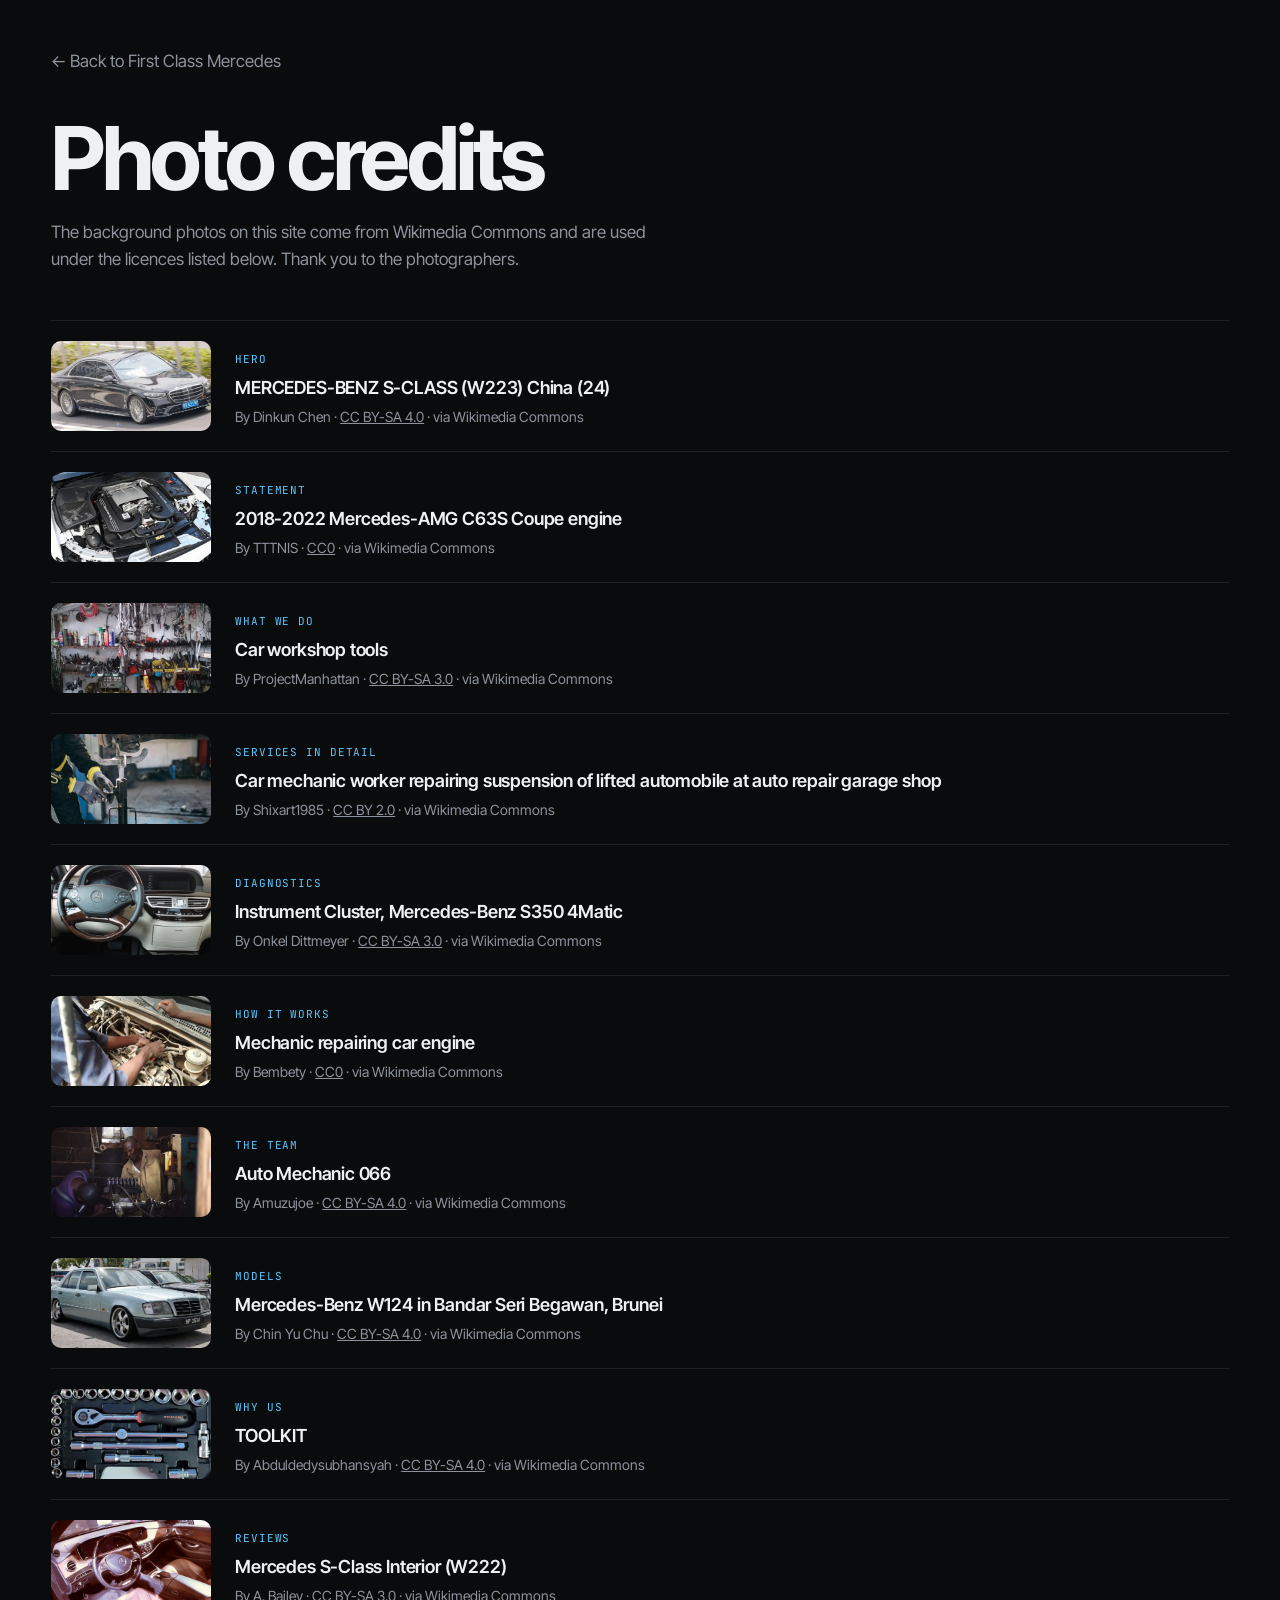
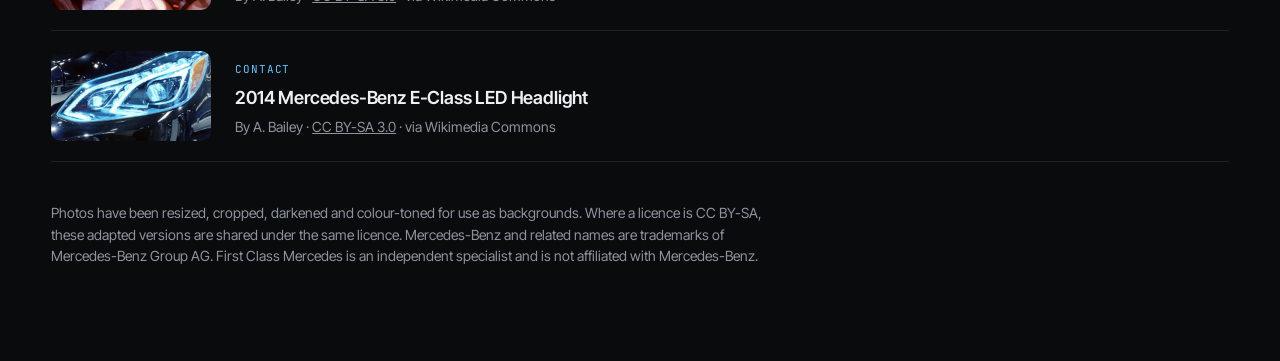
<file: credits.html>
<!doctype html>
<html lang="en">
<head>
  <meta charset="utf-8">
  <meta name="viewport" content="width=device-width, initial-scale=1">
  <title>Photo credits | First Class Mercedes</title>
  <meta name="robots" content="noindex">
  <link rel="icon" href="assets/favicon.svg" type="image/svg+xml">
  <link rel="preconnect" href="https://fonts.googleapis.com">
  <link rel="preconnect" href="https://fonts.gstatic.com" crossorigin>
  <link href="https://fonts.googleapis.com/css2?family=Inter+Tight:wght@400;600;700&family=JetBrains+Mono:wght@400&display=swap" rel="stylesheet">
  <style>
    :root { --bg:#0a0b0d; --bg-2:#111317; --line:rgba(255,255,255,.09); --text:#eef0f3; --muted:#8d939d; --accent:#5cc8ff; }
    * { box-sizing: border-box; }
    body { margin:0; background:var(--bg); color:var(--text); font:17px/1.55 "Inter Tight", system-ui, sans-serif; padding: 48px clamp(16px,4vw,56px) 80px; }
    a { color: inherit; }
    .back { color: var(--muted); text-decoration: none; }
    .back:hover { color: var(--accent); }
    h1 { font-size: clamp(40px,7vw,88px); letter-spacing:-.04em; line-height:1; margin: 40px 0 16px; }
    .intro { color: var(--muted); max-width: 640px; }
    ul { list-style:none; padding:0; margin:48px 0 0; border-top:1px solid var(--line); }
    li { display:flex; gap:24px; align-items:center; padding:20px 0; border-bottom:1px solid var(--line); }
    li img { width:160px; height:90px; object-fit:cover; border-radius:10px; flex:0 0 auto; background:var(--bg-2); }
    h2 { font-size:18px; margin:4px 0; letter-spacing:-.01em; font-weight:600; }
    h2 a { text-decoration:none; } h2 a:hover { color: var(--accent); }
    li p { margin:0; color: var(--muted); font-size:14px; }
    .mono { font-family:"JetBrains Mono", monospace; font-size:11px; letter-spacing:.08em; text-transform:uppercase; color: var(--accent); }
    .note { color: var(--muted); font-size: 14px; max-width: 720px; margin-top: 40px; }
    @media (max-width:560px) { li { flex-direction:column; align-items:flex-start; } li img { width:100%; height:auto; aspect-ratio:16/9; } }
  </style>
</head>
<body>
  <a class="back" href="index.html">← Back to First Class Mercedes</a>
  <h1>Photo credits</h1>
  <p class="intro">The background photos on this site come from Wikimedia Commons and are used under the licences listed below. Thank you to the photographers.</p>
  <ul>
      <li>
        <img src="assets/img/bg/hero-960.webp" alt="" loading="lazy" width="240" height="135">
        <div>
          <span class="mono">Hero</span>
          <h2><a href="https://commons.wikimedia.org/wiki/File:MERCEDES-BENZ_S-CLASS_(W223)_China_(24).jpg" target="_blank" rel="noopener">MERCEDES-BENZ S-CLASS (W223) China (24)</a></h2>
          <p>By Dinkun Chen · <a href="https://creativecommons.org/licenses/by-sa/4.0" rel="license noopener" target="_blank">CC BY-SA 4.0</a> · via Wikimedia Commons</p>
        </div>
      </li>
      <li>
        <img src="assets/img/bg/engine-960.webp" alt="" loading="lazy" width="240" height="135">
        <div>
          <span class="mono">Statement</span>
          <h2><a href="https://commons.wikimedia.org/wiki/File:2018-2022_Mercedes-AMG_C63S_Coupe_engine.jpg" target="_blank" rel="noopener">2018-2022 Mercedes-AMG C63S Coupe engine</a></h2>
          <p>By TTTNIS · <a href="http://creativecommons.org/publicdomain/zero/1.0/deed.en" rel="license noopener" target="_blank">CC0</a> · via Wikimedia Commons</p>
        </div>
      </li>
      <li>
        <img src="assets/img/bg/tools-960.webp" alt="" loading="lazy" width="240" height="135">
        <div>
          <span class="mono">What we do</span>
          <h2><a href="https://commons.wikimedia.org/wiki/File:Car_workshop_tools.jpg" target="_blank" rel="noopener">Car workshop tools</a></h2>
          <p>By ProjectManhattan · <a href="https://creativecommons.org/licenses/by-sa/3.0" rel="license noopener" target="_blank">CC BY-SA 3.0</a> · via Wikimedia Commons</p>
        </div>
      </li>
      <li>
        <img src="assets/img/bg/lift-960.webp" alt="" loading="lazy" width="240" height="135">
        <div>
          <span class="mono">Services in detail</span>
          <h2><a href="https://commons.wikimedia.org/wiki/File:Car_mechanic_worker_repairing_suspension_of_lifted_automobile_at_auto_repair_garage_shop.jpg" target="_blank" rel="noopener">Car mechanic worker repairing suspension of lifted automobile at auto repair garage shop</a></h2>
          <p>By Shixart1985 · <a href="https://creativecommons.org/licenses/by/2.0" rel="license noopener" target="_blank">CC BY 2.0</a> · via Wikimedia Commons</p>
        </div>
      </li>
      <li>
        <img src="assets/img/bg/diag-960.webp" alt="" loading="lazy" width="240" height="135">
        <div>
          <span class="mono">Diagnostics</span>
          <h2><a href="https://commons.wikimedia.org/wiki/File:Instrument_Cluster,_Mercedes-Benz_S350_4Matic.JPG" target="_blank" rel="noopener">Instrument Cluster, Mercedes-Benz S350 4Matic</a></h2>
          <p>By Onkel Dittmeyer · <a href="https://creativecommons.org/licenses/by-sa/3.0" rel="license noopener" target="_blank">CC BY-SA 3.0</a> · via Wikimedia Commons</p>
        </div>
      </li>
      <li>
        <img src="assets/img/bg/process-960.webp" alt="" loading="lazy" width="240" height="135">
        <div>
          <span class="mono">How it works</span>
          <h2><a href="https://commons.wikimedia.org/wiki/File:Mechanic_repairing_car_engine.jpg" target="_blank" rel="noopener">Mechanic repairing car engine</a></h2>
          <p>By Bembety · <a href="http://creativecommons.org/publicdomain/zero/1.0/deed.en" rel="license noopener" target="_blank">CC0</a> · via Wikimedia Commons</p>
        </div>
      </li>
      <li>
        <img src="assets/img/bg/team-960.webp" alt="" loading="lazy" width="240" height="135">
        <div>
          <span class="mono">The team</span>
          <h2><a href="https://commons.wikimedia.org/wiki/File:Auto_Mechanic_066.jpg" target="_blank" rel="noopener">Auto Mechanic 066</a></h2>
          <p>By Amuzujoe · <a href="https://creativecommons.org/licenses/by-sa/4.0" rel="license noopener" target="_blank">CC BY-SA 4.0</a> · via Wikimedia Commons</p>
        </div>
      </li>
      <li>
        <img src="assets/img/bg/models-960.webp" alt="" loading="lazy" width="240" height="135">
        <div>
          <span class="mono">Models</span>
          <h2><a href="https://commons.wikimedia.org/wiki/File:Mercedes-Benz_W124_in_Bandar_Seri_Begawan,_Brunei.jpg" target="_blank" rel="noopener">Mercedes-Benz W124 in Bandar Seri Begawan, Brunei</a></h2>
          <p>By Chin Yu Chu · <a href="https://creativecommons.org/licenses/by-sa/4.0" rel="license noopener" target="_blank">CC BY-SA 4.0</a> · via Wikimedia Commons</p>
        </div>
      </li>
      <li>
        <img src="assets/img/bg/why-960.webp" alt="" loading="lazy" width="240" height="135">
        <div>
          <span class="mono">Why us</span>
          <h2><a href="https://commons.wikimedia.org/wiki/File:TOOLKIT.jpg" target="_blank" rel="noopener">TOOLKIT</a></h2>
          <p>By Abduldedysubhansyah · <a href="https://creativecommons.org/licenses/by-sa/4.0" rel="license noopener" target="_blank">CC BY-SA 4.0</a> · via Wikimedia Commons</p>
        </div>
      </li>
      <li>
        <img src="assets/img/bg/reviews-960.webp" alt="" loading="lazy" width="240" height="135">
        <div>
          <span class="mono">Reviews</span>
          <h2><a href="https://commons.wikimedia.org/wiki/File:Mercedes_S-Class_Interior_(W222).jpg" target="_blank" rel="noopener">Mercedes S-Class Interior (W222)</a></h2>
          <p>By A. Bailey · <a href="https://creativecommons.org/licenses/by-sa/3.0" rel="license noopener" target="_blank">CC BY-SA 3.0</a> · via Wikimedia Commons</p>
        </div>
      </li>
      <li>
        <img src="assets/img/bg/contact-960.webp" alt="" loading="lazy" width="240" height="135">
        <div>
          <span class="mono">Contact</span>
          <h2><a href="https://commons.wikimedia.org/wiki/File:2014_Mercedes-Benz_E-Class_LED_Headlight.jpg" target="_blank" rel="noopener">2014 Mercedes-Benz E-Class LED Headlight</a></h2>
          <p>By A. Bailey · <a href="https://creativecommons.org/licenses/by-sa/3.0" rel="license noopener" target="_blank">CC BY-SA 3.0</a> · via Wikimedia Commons</p>
        </div>
      </li>
  </ul>
  <p class="note">Photos have been resized, cropped, darkened and colour-toned for use as backgrounds. Where a licence is CC BY-SA, these adapted versions are shared under the same licence. Mercedes-Benz and related names are trademarks of Mercedes-Benz Group AG. First Class Mercedes is an independent specialist and is not affiliated with Mercedes-Benz.</p>
</body>
</html>
</file>
<file: assets/css/style.css>
/* =========================================================
   First Class Mercedes — styles
   ========================================================= */
:root {
  --bg: #0a0b0d;
  --bg-2: #111317;
  --bg-3: #171a20;
  --line: rgba(255, 255, 255, .09);
  --line-2: rgba(255, 255, 255, .16);
  --text: #eef0f3;
  --muted: #8d939d;
  --silver: #c9ced6;
  --accent: #5cc8ff;
  --accent-2: #2a7fff;
  --warn: #ffb547;
  --danger: #ff5c5c;
  --radius: 18px;
  --gutter: clamp(16px, 4vw, 56px);
  --font: "Inter Tight", system-ui, -apple-system, Segoe UI, Roboto, sans-serif;
  --mono: "JetBrains Mono", ui-monospace, SFMono-Regular, Menlo, monospace;
  --ease: cubic-bezier(.16, 1, .3, 1);
}

*, *::before, *::after { box-sizing: border-box; }
html { -webkit-text-size-adjust: 100%; }
html.lenis, html.lenis body { height: auto; }
.lenis.lenis-smooth { scroll-behavior: auto !important; }
.lenis.lenis-stopped { overflow: hidden; }

body {
  margin: 0;
  background: var(--bg);
  color: var(--text);
  font-family: var(--font);
  font-size: 17px;
  line-height: 1.55;
  -webkit-font-smoothing: antialiased;
  overflow-x: hidden;
}
img, svg { display: block; max-width: 100%; }
a { color: inherit; text-decoration: none; }
h1, h2, h3 { margin: 0; font-weight: 600; letter-spacing: -.03em; line-height: 1.02; }
h2 { font-size: clamp(40px, 6.4vw, 96px); }
h3 { font-size: 22px; letter-spacing: -.02em; line-height: 1.2; }
p { margin: 0 0 1em; }
::selection { background: var(--accent); color: #000; }

.mono { font-family: var(--mono); font-size: 12px; letter-spacing: .08em; text-transform: uppercase; }
.muted { color: var(--muted); }
.small { font-size: 14px; }
.eyebrow { color: var(--muted); display: inline-flex; align-items: center; gap: 10px; margin-bottom: 28px; }
.dot { width: 8px; height: 8px; border-radius: 50%; background: var(--accent); box-shadow: 0 0 12px var(--accent); animation: blink 2s infinite; }
@keyframes blink { 50% { opacity: .3; } }

section { position: relative; padding: clamp(96px, 14vw, 180px) var(--gutter); }
.section-head { max-width: 1100px; margin-bottom: clamp(48px, 7vw, 96px); }
.section-head .muted { max-width: 560px; margin-top: 28px; font-size: 19px; }

/* split-line headings */
.split-lines .line { display: block; overflow: hidden; padding-bottom: .06em; }
.split-lines .line > span { display: inline-block; will-change: transform; }
.line--accent { color: transparent; background: linear-gradient(90deg, var(--silver), var(--accent)); -webkit-background-clip: text; background-clip: text; }
.line--accent > span { color: transparent; background: inherit; -webkit-background-clip: text; background-clip: text; }

/* ---------- buttons ---------- */
.btn {
  position: relative; display: inline-flex; align-items: center; justify-content: center;
  height: 56px; padding: 0 30px; border-radius: 100px;
  background: var(--text); color: #000; font-weight: 600; font-size: 16px;
  overflow: hidden; isolation: isolate; transition: color .5s var(--ease);
}
.btn::before {
  content: ""; position: absolute; inset: 0; z-index: -1; border-radius: inherit;
  background: var(--accent); transform: translateY(101%); transition: transform .5s var(--ease);
}
.btn:hover::before { transform: translateY(0); }
.btn span { display: inline-block; pointer-events: none; }
.btn--ghost { background: transparent; color: var(--text); box-shadow: inset 0 0 0 1px var(--line-2); }
.btn--ghost:hover { color: #000; }
.btn--sm { height: 42px; padding: 0 20px; font-size: 14px; }

/* ---------- preloader ---------- */
.loader {
  position: fixed; inset: 0; z-index: 100; background: var(--bg);
  display: none; flex-direction: column; justify-content: flex-end; padding: var(--gutter);
}
.js .loader { display: flex; }
.loader__inner { display: flex; justify-content: space-between; align-items: flex-end; }
.loader__label { color: var(--muted); }
.loader__count { font-size: clamp(72px, 16vw, 220px); font-weight: 700; letter-spacing: -.05em; line-height: .8; }
.loader__bar { height: 1px; background: var(--line); margin-top: 24px; }
.loader__bar span { display: block; height: 100%; width: 100%; background: var(--accent); transform-origin: left; transform: scaleX(0); }

/* ---------- progress / cursor / grain ---------- */
.progress { position: fixed; top: 0; left: 0; right: 0; height: 2px; z-index: 75; pointer-events: none; }
.progress span { display: block; height: 100%; background: linear-gradient(90deg, var(--accent-2), var(--accent)); transform-origin: left; transform: scaleX(0); }

.cursor { position: fixed; top: 0; left: 0; z-index: 90; pointer-events: none; display: none; }
.cursor span {
  display: block; width: 10px; height: 10px; margin: -5px 0 0 -5px; border-radius: 50%;
  background: #fff; mix-blend-mode: difference; transition: transform .4s var(--ease);
}
.cursor.is-hover span { transform: scale(4.5); }
@media (hover: hover) and (pointer: fine) { .js .cursor { display: block; } }

.grain {
  position: fixed; inset: -50%; z-index: 80; pointer-events: none; opacity: .05;
  background-image: url("data:image/svg+xml,%3Csvg xmlns='http://www.w3.org/2000/svg' width='160' height='160'%3E%3Cfilter id='n'%3E%3CfeTurbulence type='fractalNoise' baseFrequency='.9' numOctaves='3' stitchTiles='stitch'/%3E%3C/filter%3E%3Crect width='100%25' height='100%25' filter='url(%23n)'/%3E%3C/svg%3E");
  animation: grain 1s steps(4) infinite;
}
@keyframes grain { 0%{transform:translate(0,0)} 25%{transform:translate(-5%,3%)} 50%{transform:translate(4%,-4%)} 75%{transform:translate(-3%,-2%)} 100%{transform:translate(2%,4%)} }

/* ---------- nav ---------- */
.nav {
  position: fixed; top: 0; left: 0; right: 0; z-index: 70;
  display: flex; align-items: center; gap: 24px;
  padding: 18px var(--gutter);
  transition: transform .6s var(--ease), background .4s, backdrop-filter .4s;
}
.nav.is-scrolled { background: rgba(10, 11, 13, .6); backdrop-filter: blur(14px); -webkit-backdrop-filter: blur(14px); border-bottom: 1px solid var(--line); }
.nav.is-hidden { transform: translateY(-100%); }
.brand { display: flex; align-items: center; gap: 12px; margin-right: auto; }
.brand__mark { width: 34px; height: 34px; color: var(--accent); }
.brand__text { display: flex; flex-direction: column; font-size: 13px; line-height: 1.1; color: var(--muted); letter-spacing: .02em; }
.brand__text b { color: var(--text); font-size: 17px; font-weight: 700; letter-spacing: -.01em; }
.nav__links { display: flex; gap: 32px; font-size: 15px; }
.nav__links a { position: relative; color: var(--silver); }
.nav__links a::after { content: ""; position: absolute; left: 0; right: 0; bottom: -4px; height: 1px; background: var(--accent); transform: scaleX(0); transform-origin: right; transition: transform .5s var(--ease); }
.nav__links a:hover::after { transform: scaleX(1); transform-origin: left; }
.nav__toggle { display: none; width: 42px; height: 42px; border: 1px solid var(--line-2); border-radius: 50%; background: none; cursor: pointer; position: relative; }
.nav__toggle span { position: absolute; left: 12px; right: 12px; height: 1.5px; background: var(--text); transition: transform .4s var(--ease); }
.nav__toggle span:first-child { top: 16px; } .nav__toggle span:last-child { top: 24px; }
.menu-open .nav__toggle span:first-child { transform: translateY(4px) rotate(45deg); }
.menu-open .nav__toggle span:last-child { transform: translateY(-4px) rotate(-45deg); }

.menu {
  position: fixed; inset: 0; z-index: 65; background: var(--bg-2);
  display: flex; align-items: center; padding: var(--gutter);
  clip-path: inset(0 0 100% 0); transition: clip-path .8s var(--ease);
}
.menu-open .menu { clip-path: inset(0 0 0 0); }
.menu nav { display: flex; flex-direction: column; gap: 8px; }
.menu a { font-size: clamp(40px, 11vw, 72px); font-weight: 600; letter-spacing: -.03em; }

@media (max-width: 900px) {
  .nav__links { display: none; }
  .nav__toggle { display: block; }
  .nav .btn--sm { display: none; }
}

/* ---------- hero ---------- */
.hero {
  min-height: 100svh; display: flex; flex-direction: column; justify-content: center;
  padding-top: 140px; padding-bottom: 80px; overflow: hidden;
}
.hero__grid {
  position: absolute; inset: 0; opacity: .5;
  background-image: linear-gradient(var(--line) 1px, transparent 1px), linear-gradient(90deg, var(--line) 1px, transparent 1px);
  background-size: 64px 64px;
  mask-image: radial-gradient(ellipse 80% 70% at 50% 40%, #000 30%, transparent 75%);
  -webkit-mask-image: radial-gradient(ellipse 80% 70% at 50% 40%, #000 30%, transparent 75%);
}
.hero__glow {
  position: absolute; width: 70vw; height: 70vw; right: -20vw; bottom: -30vw; border-radius: 50%;
  background: radial-gradient(circle, rgba(92, 200, 255, .18), transparent 60%); filter: blur(20px);
}
.hero__content { position: relative; z-index: 2; max-width: 1200px; }
.hero__title { font-size: clamp(38px, 11vw, 160px); font-weight: 700; letter-spacing: -.055em; line-height: .92; }
.hero__sub { max-width: 520px; margin-top: 36px; font-size: clamp(17px, 1.5vw, 20px); color: var(--silver); }
.hero__sub em { font-style: normal; color: var(--accent); }
.hero__cta { display: flex; flex-wrap: wrap; gap: 12px; margin-top: 36px; }

.hero__car { position: relative; z-index: 1; width: min(980px, 100%); margin: clamp(40px, 6vw, 72px) 0 0 auto; }
.car .nodes circle { fill: var(--accent); opacity: 0; }
.car .scan { opacity: 0; filter: drop-shadow(0 0 8px var(--accent)); }
.hero__readout { display: flex; flex-wrap: wrap; gap: 8px 22px; justify-content: flex-end; color: var(--muted); margin-top: 12px; }
.hero__readout b { color: #6be3a3; font-weight: 500; }
.hero__readout b.warn { color: var(--warn); }
.hero__scroll { position: absolute; left: var(--gutter); bottom: 32px; display: flex; align-items: center; gap: 14px; color: var(--muted); }
.hero__scroll i { width: 60px; height: 1px; background: var(--line-2); position: relative; overflow: hidden; }
.hero__scroll i::after { content: ""; position: absolute; inset: 0; background: var(--accent); animation: scrollhint 2s var(--ease) infinite; }
@keyframes scrollhint { from { transform: translateX(-100%); } to { transform: translateX(100%); } }

/* ---------- marquee ---------- */
.marquee { border-block: 1px solid var(--line); padding: 26px 0; overflow: hidden; white-space: nowrap; }
.marquee__track { display: inline-flex; align-items: center; gap: 40px; font-size: clamp(28px, 4vw, 56px); font-weight: 600; letter-spacing: -.03em; padding-right: 40px; }
.marquee__track i { font-style: normal; color: var(--accent); font-size: .5em; }
.marquee__track span:nth-of-type(even) { color: #3a3f48; }

/* ---------- statement ---------- */
.statement { max-width: 1400px; }
.statement__text { font-size: clamp(30px, 4.4vw, 68px); font-weight: 500; letter-spacing: -.035em; line-height: 1.1; }
.scrub-words .w { opacity: .14; transition: none; }
.no-motion .scrub-words .w, html:not(.js) .scrub-words .w { opacity: 1; }
.stats { display: grid; grid-template-columns: repeat(3, 1fr); gap: 24px; margin-top: clamp(64px, 9vw, 120px); border-top: 1px solid var(--line); }
.stat { padding-top: 32px; }
.stat__num, .stat__unit { font-size: clamp(64px, 8vw, 128px); font-weight: 700; letter-spacing: -.05em; line-height: 1; }
.stat__unit { color: var(--accent); }
.stat p { color: var(--muted); margin-top: 12px; max-width: 240px; }
@media (max-width: 720px) { .stats { grid-template-columns: 1fr; } }

/* ---------- sides ---------- */
.sides__grid { display: grid; grid-template-columns: 1fr 1fr; gap: clamp(16px, 2vw, 32px); }
.side { background: var(--bg-2); border: 1px solid var(--line); border-radius: var(--radius); padding: clamp(20px, 2.4vw, 36px); }
.side__media { position: relative; aspect-ratio: 16/10; border-radius: 12px; overflow: hidden; margin-bottom: 32px; display: grid; place-items: center; }
.side--mech .side__media { background: radial-gradient(circle at 30% 30%, #2a2622, #121212); color: #e8c49a; }
.side--elec .side__media { background: radial-gradient(circle at 70% 30%, #10263a, #0b1118); color: var(--accent); }
.side__art { width: 80%; }
.side__art .spin { transform-origin: 200px 130px; animation: spin 14s linear infinite; }
@keyframes spin { to { transform: rotate(360deg); } }
.side__art .trace { stroke-dasharray: 6 8; animation: dash 1.6s linear infinite; }
@keyframes dash { to { stroke-dashoffset: -28; } }
.side__tag { position: absolute; left: 16px; top: 16px; padding: 6px 10px; border-radius: 100px; background: rgba(0, 0, 0, .5); border: 1px solid var(--line-2); color: var(--text); }
.side h3 { font-size: clamp(26px, 2.6vw, 38px); margin-bottom: 12px; }
.side > p { color: var(--muted); }
.ticks { list-style: none; padding: 0; margin: 28px 0 0; border-top: 1px solid var(--line); }
.ticks li { padding: 14px 0 14px 30px; border-bottom: 1px solid var(--line); position: relative; color: var(--silver); }
.ticks li::before { content: ""; position: absolute; left: 4px; top: 22px; width: 12px; height: 1px; background: currentColor; }
.side--mech .ticks li::before { background: #e8c49a; }
.side--elec .ticks li::before { background: var(--accent); }
@media (max-width: 900px) { .sides__grid { grid-template-columns: 1fr; } }

/* ---------- horizontal scroll ---------- */
.hscroll { padding: 0; }
.hscroll__pin { height: 100vh; display: flex; align-items: center; overflow: hidden; }
.hscroll__track { display: flex; gap: 24px; padding-right: var(--gutter); }
.hscroll__intro { flex: 0 0 auto; width: min(460px, 80vw); padding: 0 var(--gutter); }
.hscroll__intro h2 { font-size: clamp(44px, 5.4vw, 80px); margin-bottom: 20px; }
.card {
  flex: 0 0 auto; width: clamp(280px, 30vw, 420px); min-height: 440px;
  display: flex; flex-direction: column; justify-content: flex-end;
  padding: 32px; border-radius: var(--radius); border: 1px solid var(--line);
  background: linear-gradient(180deg, var(--bg-3), var(--bg-2));
  position: relative; overflow: hidden;
  transition: border-color .5s, transform .6s var(--ease);
}
.card:hover { border-color: var(--line-2); transform: translateY(-6px); }
.card::before { content: ""; position: absolute; inset: auto -30% -40% auto; width: 80%; aspect-ratio: 1; border-radius: 50%; background: radial-gradient(circle, rgba(232, 196, 154, .16), transparent 65%); }
.card--elec::before { background: radial-gradient(circle, rgba(92, 200, 255, .2), transparent 65%); }
.card__num { position: absolute; top: 28px; left: 32px; color: var(--muted); }
.card__icon { position: absolute; top: 72px; left: 28px; width: 76px; height: 76px; color: #e8c49a; opacity: .85; transition: transform .8s var(--ease); }
.card--elec .card__icon { color: var(--accent); }
.card:hover .card__icon { transform: translateY(-6px) rotate(-6deg); }
.card h3 { font-size: 30px; margin-bottom: 14px; }
.card p { color: var(--muted); margin: 0; }

/* fallback: no motion / mobile = vertical list */
.hscroll.is-static .hscroll__pin { height: auto; display: block; padding: clamp(96px, 14vw, 180px) 0; }
.hscroll.is-static .hscroll__intro { width: auto; margin-bottom: 40px; }
.hscroll.is-static .hscroll__intro .muted { display: none; }
.hscroll.is-static .hscroll__track { overflow-x: auto; padding: 0 var(--gutter) 12px; scroll-snap-type: x mandatory; -webkit-overflow-scrolling: touch; }
.hscroll.is-static .card { scroll-snap-align: start; width: min(82vw, 360px); min-height: 360px; }

/* ---------- diagnostics ---------- */
.diag { display: grid; grid-template-columns: 1fr 1.1fr; gap: clamp(40px, 6vw, 100px); align-items: center; background: linear-gradient(180deg, transparent, rgba(42, 127, 255, .05) 50%, transparent); }
.diag__copy h2 { margin-bottom: 36px; }
.diag__copy > p { color: var(--silver); max-width: 520px; }
.diag__copy strong { color: var(--accent); font-weight: 600; }
.diag__steps { list-style: none; padding: 0; margin: 36px 0 0; display: grid; gap: 10px; }
.diag__steps li { display: flex; gap: 16px; align-items: center; padding: 14px 18px; border: 1px solid var(--line); border-radius: 12px; background: var(--bg-2); }
.diag__steps .mono { color: var(--accent); }

.screen { border-radius: 16px; border: 1px solid var(--line-2); background: #070a0e; box-shadow: 0 40px 120px -40px rgba(92, 200, 255, .35), inset 0 0 0 1px rgba(255,255,255,.02); overflow: hidden; }
.screen__bar { display: flex; align-items: center; gap: 10px; padding: 14px 18px; border-bottom: 1px solid var(--line); color: var(--muted); }
.screen__time { margin-left: auto; color: var(--accent); }
.led { width: 8px; height: 8px; border-radius: 50%; background: #6be3a3; box-shadow: 0 0 10px #6be3a3; animation: blink 1s infinite; }
.screen__body { display: grid; grid-template-columns: 1fr 1.2fr; }
.screen__units { border-right: 1px solid var(--line); padding: 8px 0; }
.unit { display: flex; justify-content: space-between; gap: 10px; padding: 10px 18px; font-size: 11px; color: var(--silver); border-bottom: 1px dashed rgba(255,255,255,.05); opacity: 0; }
.unit b { font-weight: 500; }
.unit .ok { color: #6be3a3; }
.unit .f { color: #000; background: var(--warn); padding: 0 6px; border-radius: 3px; }
.screen__graph { padding: 16px 18px; display: flex; flex-direction: column; }
.screen__label { color: var(--muted); font-size: 10px; }
.screen__graph svg { width: 100%; height: 120px; margin: 12px 0; background-image: linear-gradient(rgba(255,255,255,.05) 1px, transparent 1px); background-size: 100% 25px; }
.screen__vals { display: grid; grid-template-columns: repeat(3, 1fr); gap: 8px; margin-top: auto; }
.screen__vals div { border: 1px solid var(--line); border-radius: 8px; padding: 8px; }
.screen__vals span { display: block; color: var(--muted); font-size: 9px; }
.screen__vals b { font-size: 18px; font-weight: 500; color: var(--text); letter-spacing: 0; }
.screen__fault { padding: 14px 18px; border-top: 1px solid var(--line); color: var(--silver); font-size: 11px; text-transform: none; letter-spacing: .02em; min-height: 48px; }
.screen__fault .tag { color: #000; background: var(--warn); padding: 2px 6px; border-radius: 3px; margin-right: 8px; text-transform: uppercase; }
.caret { display: inline-block; width: 7px; height: 13px; background: var(--accent); vertical-align: middle; margin-left: 2px; animation: blink .8s steps(1) infinite; }
.caption { color: var(--muted); margin-top: 14px; font-size: 10px; text-align: right; }
@media (max-width: 1000px) { .diag { grid-template-columns: 1fr; } }
@media (max-width: 560px) { .screen__body { grid-template-columns: 1fr; } .screen__units { border-right: 0; border-bottom: 1px solid var(--line); } }

/* ---------- process ---------- */
.process__rail { position: relative; display: grid; grid-template-columns: repeat(4, 1fr); gap: 24px; padding-top: 48px; }
.process__line { position: absolute; top: 0; left: 0; right: 0; height: 2px; background: var(--line); }
.process__line span { display: block; height: 100%; background: linear-gradient(90deg, var(--accent-2), var(--accent)); transform-origin: left; transform: scaleX(1); }
.js .process__line span { transform: scaleX(0); }
.step { position: relative; }
.step::before { content: ""; position: absolute; top: -55px; left: 0; width: 14px; height: 14px; border-radius: 50%; background: var(--bg); border: 2px solid var(--line-2); transition: background .4s, border-color .4s, box-shadow .4s; }
.step.is-active::before { background: var(--accent); border-color: var(--accent); box-shadow: 0 0 18px var(--accent); }
.step__n { color: var(--accent); }
.step h3 { margin: 16px 0 10px; font-size: 26px; }
.step p { color: var(--muted); }
@media (max-width: 900px) {
  .process__rail { grid-template-columns: 1fr; padding-top: 0; padding-left: 40px; gap: 48px; }
  .process__line { top: 0; bottom: 0; left: 6px; right: auto; width: 2px; height: auto; }
  .process__line span { transform-origin: top; }
  .js .process__line span { transform: scaleY(0); }
  .step::before { top: 4px; left: -40px; }
}

/* ---------- team ---------- */
.team__grid { display: grid; grid-template-columns: repeat(4, 1fr); gap: 20px; }
.member { border: 1px solid var(--line); border-radius: var(--radius); padding: 16px; background: var(--bg-2); }
.member__photo { aspect-ratio: 4/5; border-radius: 12px; display: grid; place-items: center; margin-bottom: 20px; background: linear-gradient(160deg, #1c2028, #0e1014); overflow: hidden; position: relative; }
.member__photo::after { content: ""; position: absolute; inset: 0; background: linear-gradient(120deg, transparent 40%, rgba(255,255,255,.06) 50%, transparent 60%); transform: translateX(-100%); transition: transform 1s var(--ease); }
.member:hover .member__photo::after { transform: translateX(100%); }
.member__photo span { font-size: 64px; font-weight: 700; letter-spacing: -.05em; color: rgba(255,255,255,.12); }
.member--lead .member__photo { background: linear-gradient(160deg, #13324a, #0b1118); }
.member--lead .member__photo span { color: rgba(92, 200, 255, .4); }
.member h3 { font-size: 20px; margin-bottom: 8px; }
.member p { color: var(--muted); font-size: 15px; margin: 0; }
@media (max-width: 1000px) { .team__grid { grid-template-columns: repeat(2, 1fr); } }
@media (max-width: 520px) { .team__grid { grid-template-columns: 1fr; } }

/* ---------- models ---------- */
.models__list { list-style: none; padding: 0; margin: 0 0 32px; border-top: 1px solid var(--line); }
.models__list li {
  display: flex; justify-content: space-between; align-items: baseline; gap: 16px; flex-wrap: wrap;
  padding: 24px 0; border-bottom: 1px solid var(--line); position: relative; overflow: hidden;
}
.models__list li::before { content: ""; position: absolute; inset: 0; background: var(--bg-3); transform: scaleY(0); transform-origin: bottom; transition: transform .6s var(--ease); z-index: -1; }
.models__list li:hover::before { transform: scaleY(1); }
.models__list b { font-size: clamp(28px, 4vw, 56px); font-weight: 600; letter-spacing: -.035em; transition: transform .6s var(--ease), color .4s; }
.models__list li:hover b { transform: translateX(16px); color: var(--accent); }
.models__list span { color: var(--muted); }
.models { isolation: isolate; }

/* ---------- why ---------- */
.why { display: grid; grid-template-columns: repeat(4, 1fr); gap: 1px; background: var(--line); padding: 0; border-block: 1px solid var(--line); }
.why__item { background: var(--bg); padding: clamp(32px, 4vw, 56px) clamp(20px, 2.5vw, 36px); }
.why__item h3 { margin-bottom: 12px; }
.why__item p { color: var(--muted); margin: 0; }
@media (max-width: 1000px) { .why { grid-template-columns: repeat(2, 1fr); } }
@media (max-width: 560px) { .why { grid-template-columns: 1fr; } }

/* ---------- contact ---------- */
.contact__title { font-size: clamp(48px, 9vw, 150px); font-weight: 700; letter-spacing: -.05em; line-height: .95; margin-bottom: clamp(48px, 7vw, 96px); }
.contact__grid { display: grid; grid-template-columns: 1fr 1fr; gap: clamp(24px, 4vw, 64px); }
.cta-row { display: grid; grid-template-columns: 110px 1fr auto; align-items: center; gap: 16px; padding: 26px 0; border-bottom: 1px solid var(--line); transition: padding .5s var(--ease), color .3s; }
.cta-row:first-child { border-top: 1px solid var(--line); }
.cta-row .mono { color: var(--muted); }
.cta-row b { font-size: clamp(22px, 2.6vw, 34px); font-weight: 600; letter-spacing: -.02em; }
.cta-row i { font-style: normal; font-size: 26px; transition: transform .5s var(--ease); }
.cta-row:hover { padding-left: 12px; color: var(--accent); }
.cta-row:hover i { transform: translateX(8px) rotate(-45deg); }
.contact__info { display: grid; grid-template-columns: repeat(3, 1fr); gap: 20px; margin-top: 40px; }
.contact__info .mono { color: var(--muted); display: block; margin-bottom: 8px; }
.contact__info p { color: var(--silver); font-size: 15px; }
.contact__map { position: relative; border-radius: var(--radius); overflow: hidden; border: 1px solid var(--line); min-height: 360px; background: var(--bg-2); }
.contact__map-fallback { position: absolute; inset: 0; display: grid; place-items: center; color: var(--muted); }
.contact__map iframe { position: relative; }
.contact__map iframe { width: 100%; height: 100%; min-height: 360px; border: 0; filter: grayscale(1) invert(.92) contrast(.9) hue-rotate(180deg); }
@media (max-width: 900px) { .contact__grid { grid-template-columns: 1fr; } .contact__info { grid-template-columns: 1fr 1fr; } }
@media (max-width: 480px) { .cta-row { grid-template-columns: 1fr auto; } .cta-row .mono { grid-column: 1 / -1; } }

/* ---------- footer ---------- */
.footer { padding: 0 var(--gutter) 32px; overflow: hidden; }
.footer__big { font-size: clamp(64px, 19vw, 320px); font-weight: 800; letter-spacing: -.06em; line-height: .8; color: #15181d; white-space: nowrap; padding-top: 40px; }
.footer__row { display: flex; justify-content: space-between; gap: 24px; flex-wrap: wrap; border-top: 1px solid var(--line); padding-top: 24px; margin-top: 24px; }
.footer__row p { margin: 0; }
.footer__row .small { max-width: 520px; }

/* ---------- initial states for animated items (JS only) ---------- */
.js .reveal { opacity: 0; transform: translateY(40px); }
.js .clip-reveal { clip-path: inset(100% 0 0 0); }
.js .car .draw { stroke-dasharray: var(--len, 2000); stroke-dashoffset: var(--len, 2000); }
.no-motion .reveal { opacity: 1 !important; transform: none !important; }
.no-motion .clip-reveal { clip-path: none !important; }
.no-motion .car .draw { stroke-dashoffset: 0 !important; }
.no-motion .unit { opacity: 1; }
.no-motion .loader { display: none; }

@media (prefers-reduced-motion: reduce) {
  *, *::before, *::after { animation-duration: .001ms !important; animation-iteration-count: 1 !important; transition-duration: .001ms !important; }
}

/* ---------- reviews ---------- */
.reviews { overflow: hidden; }
.reviews__head { display: flex; justify-content: space-between; align-items: flex-end; gap: 32px; flex-wrap: wrap; margin-bottom: clamp(48px, 7vw, 96px); }
.reviews__head .section-head { margin-bottom: 0; }
.reviews__summary { text-align: right; }
.reviews__score { display: block; font-size: clamp(64px, 8vw, 120px); font-weight: 700; letter-spacing: -.05em; line-height: .9; }
.reviews__score small { font-size: .3em; color: var(--muted); letter-spacing: 0; margin-left: 4px; }
.reviews__summary .stars { font-size: 22px; margin: 10px 0 6px; justify-content: flex-end; }
.reviews__summary p { color: var(--muted); margin: 0; }

.stars { display: flex; gap: 3px; color: var(--warn); letter-spacing: 0; }
.stars i { font-style: normal; }
.stars i.off { color: var(--line-2); }

.reviews__rows { display: grid; gap: 20px; margin: 0 calc(var(--gutter) * -1); }
.reviews__row { overflow: hidden; mask-image: linear-gradient(90deg, transparent, #000 8%, #000 92%, transparent); -webkit-mask-image: linear-gradient(90deg, transparent, #000 8%, #000 92%, transparent); }
.reviews__track { display: flex; gap: 20px; width: max-content; padding: 4px 10px; }
.review {
  width: clamp(290px, 30vw, 420px); flex: 0 0 auto; display: flex; flex-direction: column; gap: 18px;
  padding: 28px; border-radius: var(--radius); border: 1px solid var(--line);
  background: linear-gradient(180deg, var(--bg-3), var(--bg-2));
  transition: border-color .4s, transform .6s var(--ease);
}
.review:hover { border-color: var(--line-2); transform: translateY(-4px); }
.review__top { display: flex; justify-content: space-between; align-items: center; gap: 12px; }
.review__tag { color: var(--accent); border: 1px solid rgba(92, 200, 255, .3); border-radius: 100px; padding: 4px 10px; font-size: 10px; white-space: nowrap; overflow: hidden; text-overflow: ellipsis; max-width: 60%; }
.review blockquote { margin: 0; font-size: 18px; line-height: 1.5; color: var(--text); }
.review blockquote::before { content: "\201C"; display: block; font-size: 56px; line-height: .6; color: var(--accent); margin-bottom: 6px; font-weight: 700; }
.review__who { display: flex; align-items: center; gap: 12px; margin-top: auto; padding-top: 18px; border-top: 1px solid var(--line); }
.review__avatar { width: 40px; height: 40px; border-radius: 50%; display: grid; place-items: center; background: #13324a; color: var(--accent); font-weight: 600; font-size: 15px; flex: 0 0 auto; }
.review__who b { display: block; font-weight: 600; }
.review__who span { color: var(--muted); font-size: 14px; }
.review__src { margin-left: auto; color: var(--muted); font-size: 10px; }

/* static layout: few reviews, reduced motion */
.reviews.is-static .reviews__rows { margin: 0; }
.reviews.is-static .reviews__row { mask-image: none; -webkit-mask-image: none; overflow-x: auto; scroll-snap-type: x mandatory; padding-bottom: 8px; }
.reviews.is-static .reviews__row--rev { display: none; }
.reviews.is-static .review { scroll-snap-align: start; }

.reviews__empty { max-width: 640px; }
.reviews__empty p { font-size: clamp(20px, 2vw, 26px); color: var(--silver); line-height: 1.4; }
.reviews__cta { display: flex; flex-wrap: wrap; gap: 12px; margin-top: 40px; }
@media (max-width: 720px) { .reviews__summary { text-align: left; } .reviews__summary .stars { justify-content: flex-start; } }
[hidden] { display: none !important; }
.reviews--empty .reviews__head { margin-bottom: 32px; }
@media (max-width: 480px) { .review__src { display: none; } .review { padding: 24px; } .review blockquote { font-size: 17px; } }

/* =========================================================
   Scroll-driven photographic backgrounds
   ========================================================= */
main, .footer { position: relative; z-index: 1; }
.bgstage {
  position: fixed; inset: 0; z-index: 0; pointer-events: none; overflow: hidden;
  height: 100vh; height: 100lvh; background: var(--bg);
}
.bg {
  position: absolute; inset: 0; opacity: 0; will-change: opacity, transform;
  --p: 1;
}
.bg:first-child { opacity: 1; }
.bg img {
  position: absolute; left: 0; top: -8%; width: 100%; height: 116%;
  object-fit: cover; object-position: var(--pos, 50% 50%);
  filter: grayscale(var(--gray, .35)) brightness(var(--bright, .42)) contrast(1.08) saturate(.85);
  will-change: transform;
}
/* colour grade per scene */
.bg::before {
  content: ""; position: absolute; inset: 0; z-index: 1; mix-blend-mode: soft-light; opacity: .55;
  background: linear-gradient(160deg, #2a7fff, #0a0b0d 70%);
}
.bg[data-tone="warm"]::before { background: linear-gradient(160deg, #e8a35a, #0a0b0d 70%); }
.bg[data-tone="neutral"]::before { background: linear-gradient(160deg, #c9ced6, #0a0b0d 70%); opacity: .35; }
/* vignette + edge fade into the page colour */
.bgstage::after {
  content: ""; position: absolute; inset: 0; z-index: 50;
  background:
    radial-gradient(ellipse 120% 90% at 50% 45%, transparent 35%, rgba(10, 11, 13, .82) 100%),
    linear-gradient(180deg, rgba(10, 11, 13, .55), transparent 22%, transparent 70%, rgba(10, 11, 13, .7));
}
/* JS-driven feathered wipe (only when motion is on) */
.js:not(.no-motion) .bg:not(:first-child) {
  -webkit-mask-image: linear-gradient(to top, #000 calc(var(--p) * 150% - 50%), transparent calc(var(--p) * 150%));
  mask-image: linear-gradient(to top, #000 calc(var(--p) * 150% - 50%), transparent calc(var(--p) * 150%));
}
/* fallback (no GSAP / reduced motion): class toggled by IntersectionObserver */
.no-motion .bg { transition: opacity .8s ease; }
.no-motion .bg.is-active { opacity: 1; }

/* frosted surfaces so content reads over photos */
.side, .card, .member, .review, .diag__steps li, .screen, .contact__map, .why__item {
  -webkit-backdrop-filter: blur(16px) saturate(1.2); backdrop-filter: blur(16px) saturate(1.2);
}
.side, .member { background: rgba(17, 19, 23, .68); }
.card { background: linear-gradient(180deg, rgba(23, 26, 32, .78), rgba(17, 19, 23, .66)); }
.review { background: linear-gradient(180deg, rgba(23, 26, 32, .8), rgba(17, 19, 23, .7)); }
.diag__steps li { background: rgba(17, 19, 23, .62); }
.screen { background: rgba(7, 10, 14, .86); }
.why { background: rgba(255, 255, 255, .07); }
.why__item { background: rgba(10, 11, 13, .58); }
.diag { background: none; }
.hero__grid { opacity: .35; }
.hero__glow { opacity: .7; }
.models__list li::before { background: rgba(23, 26, 32, .7); }
.marquee { background: rgba(10, 11, 13, .35); -webkit-backdrop-filter: blur(6px); backdrop-filter: blur(6px); }
.footer__big { color: rgba(255, 255, 255, .05); }
.footer__credits { color: var(--muted); text-decoration: underline; text-underline-offset: 3px; }

/* ---------- team card photos ---------- */
.member__photo { isolation: isolate; place-items: end start; padding: 18px; }
.member__photo img {
  position: absolute; left: 0; top: -6%; width: 100%; height: 112%; object-fit: cover; z-index: -2;
  filter: grayscale(.4) brightness(.55) contrast(1.1);
  transition: filter .8s var(--ease);
}
.member:hover .member__photo img { filter: grayscale(0) brightness(.72) contrast(1.1); }
.member__photo::before {
  content: ""; position: absolute; inset: 0; z-index: -1;
  background: linear-gradient(180deg, rgba(10, 11, 13, .1) 30%, rgba(10, 11, 13, .85)),
              linear-gradient(160deg, rgba(232, 163, 90, .22), transparent 55%);
}
.member--lead .member__photo::before {
  background: linear-gradient(180deg, rgba(10, 11, 13, .05) 30%, rgba(10, 11, 13, .85)),
              linear-gradient(160deg, rgba(92, 200, 255, .3), transparent 60%);
}
.member__photo .member__mono {
  font-size: 44px; color: rgba(255, 255, 255, .92); line-height: 1; letter-spacing: -.04em;
  text-shadow: 0 4px 24px rgba(0, 0, 0, .5);
}
.member--lead .member__photo .member__mono { color: var(--accent); }
.member__icon {
  position: absolute; top: 16px; right: 16px; width: 40px; height: 40px; padding: 9px;
  border-radius: 50%; color: #e8c49a; background: rgba(10, 11, 13, .45);
  border: 1px solid rgba(255, 255, 255, .14); -webkit-backdrop-filter: blur(8px); backdrop-filter: blur(8px);
  transition: transform .8s var(--ease);
}
.member--lead .member__icon, .member:nth-child(2) .member__icon { color: var(--accent); }
.member:hover .member__icon { transform: rotate(-12deg) scale(1.08); }

/* ---------- wordmark: First Cl(wheel)ss Mercedes ---------- */
.sr-only { position: absolute; width: 1px; height: 1px; margin: -1px; padding: 0; overflow: hidden; clip: rect(0 0 0 0); white-space: nowrap; border: 0; }
.hero__title { font-size: clamp(54px, 12.5vw, 196px); line-height: .9; letter-spacing: -.055em; }
.hero__title .line--name {
  font-weight: 300; color: var(--silver); letter-spacing: -.045em;
  font-size: .62em; line-height: 1.05; margin-top: .04em;
}
.wa {
  display: inline-block; position: relative;
  /* Inter Tight x-height is ~0.546em; glyph box is 110 x 100 */
  height: .548em; width: .603em; margin: 0 .035em 0 .02em;
  vertical-align: baseline; color: currentColor;
}
.wa svg { position: absolute; inset: 0; width: 100%; height: 100%; overflow: visible; }
.wheel-cap { fill: var(--accent); }
.brand__mark svg { width: 100%; height: 100%; color: var(--text); }

/* =========================================================
   Phones & touch screens: same look, far cheaper to draw.
   No backdrop blur (flickers in mobile Safari over moving layers),
   no animated grain, no per-frame mask on full-screen photos.
   ========================================================= */
@media (max-width: 900px), (pointer: coarse) {
  .side, .card, .member, .review, .diag__steps li, .screen, .contact__map, .why__item,
  .marquee, .member__icon, .nav.is-scrolled {
    -webkit-backdrop-filter: none !important; backdrop-filter: none !important;
  }
  .side, .member { background: rgba(17, 19, 23, .9); }
  .card { background: rgba(20, 23, 28, .92); }
  .review { background: rgba(20, 23, 28, .92); }
  .diag__steps li { background: rgba(17, 19, 23, .88); }
  .why__item { background: rgba(10, 11, 13, .82); }
  .marquee { background: rgba(10, 11, 13, .7); }
  .member__icon { background: rgba(10, 11, 13, .75); }
  .nav.is-scrolled { background: rgba(10, 11, 13, .94); }
  .grain { display: none; }
  .js:not(.no-motion) .bg:not(:first-child) { -webkit-mask-image: none; mask-image: none; }
  .bg, .bg img { will-change: opacity; }
  .bg img { top: 0; height: 100%; }
}
</file>
